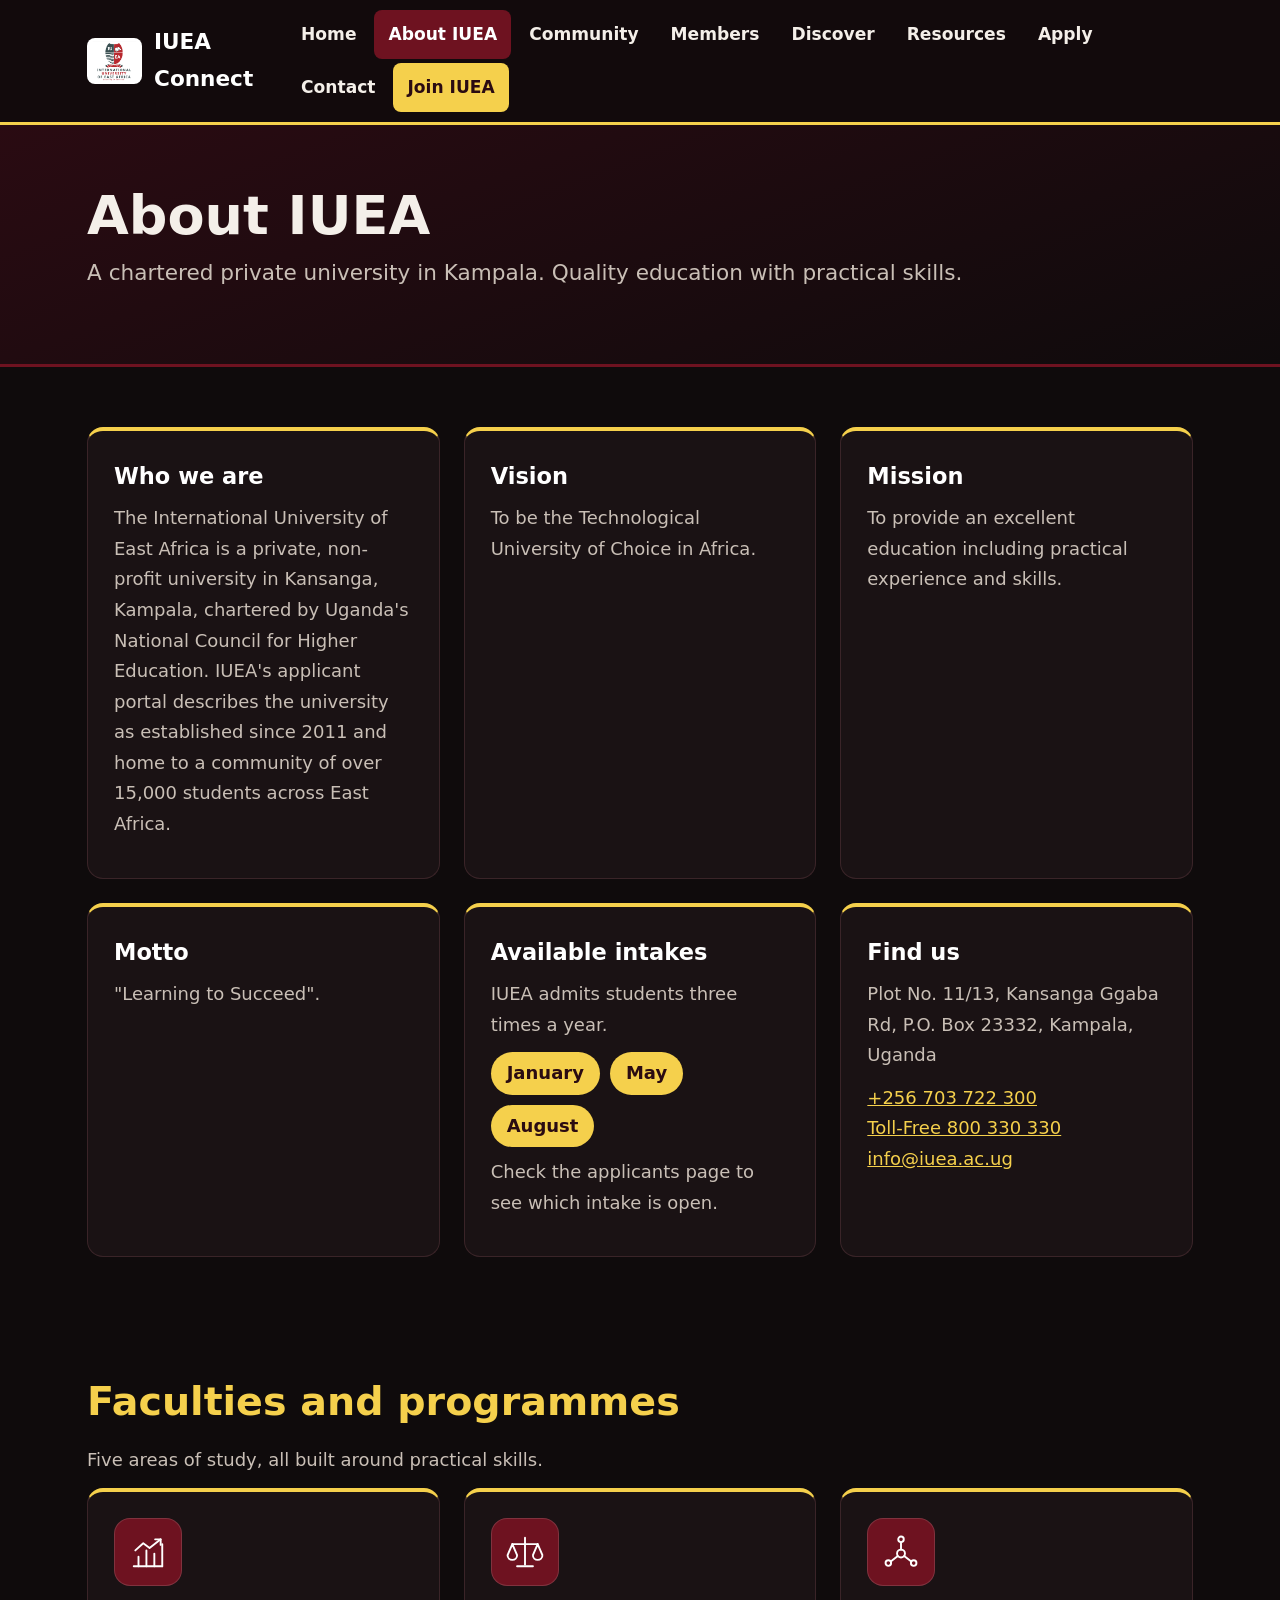
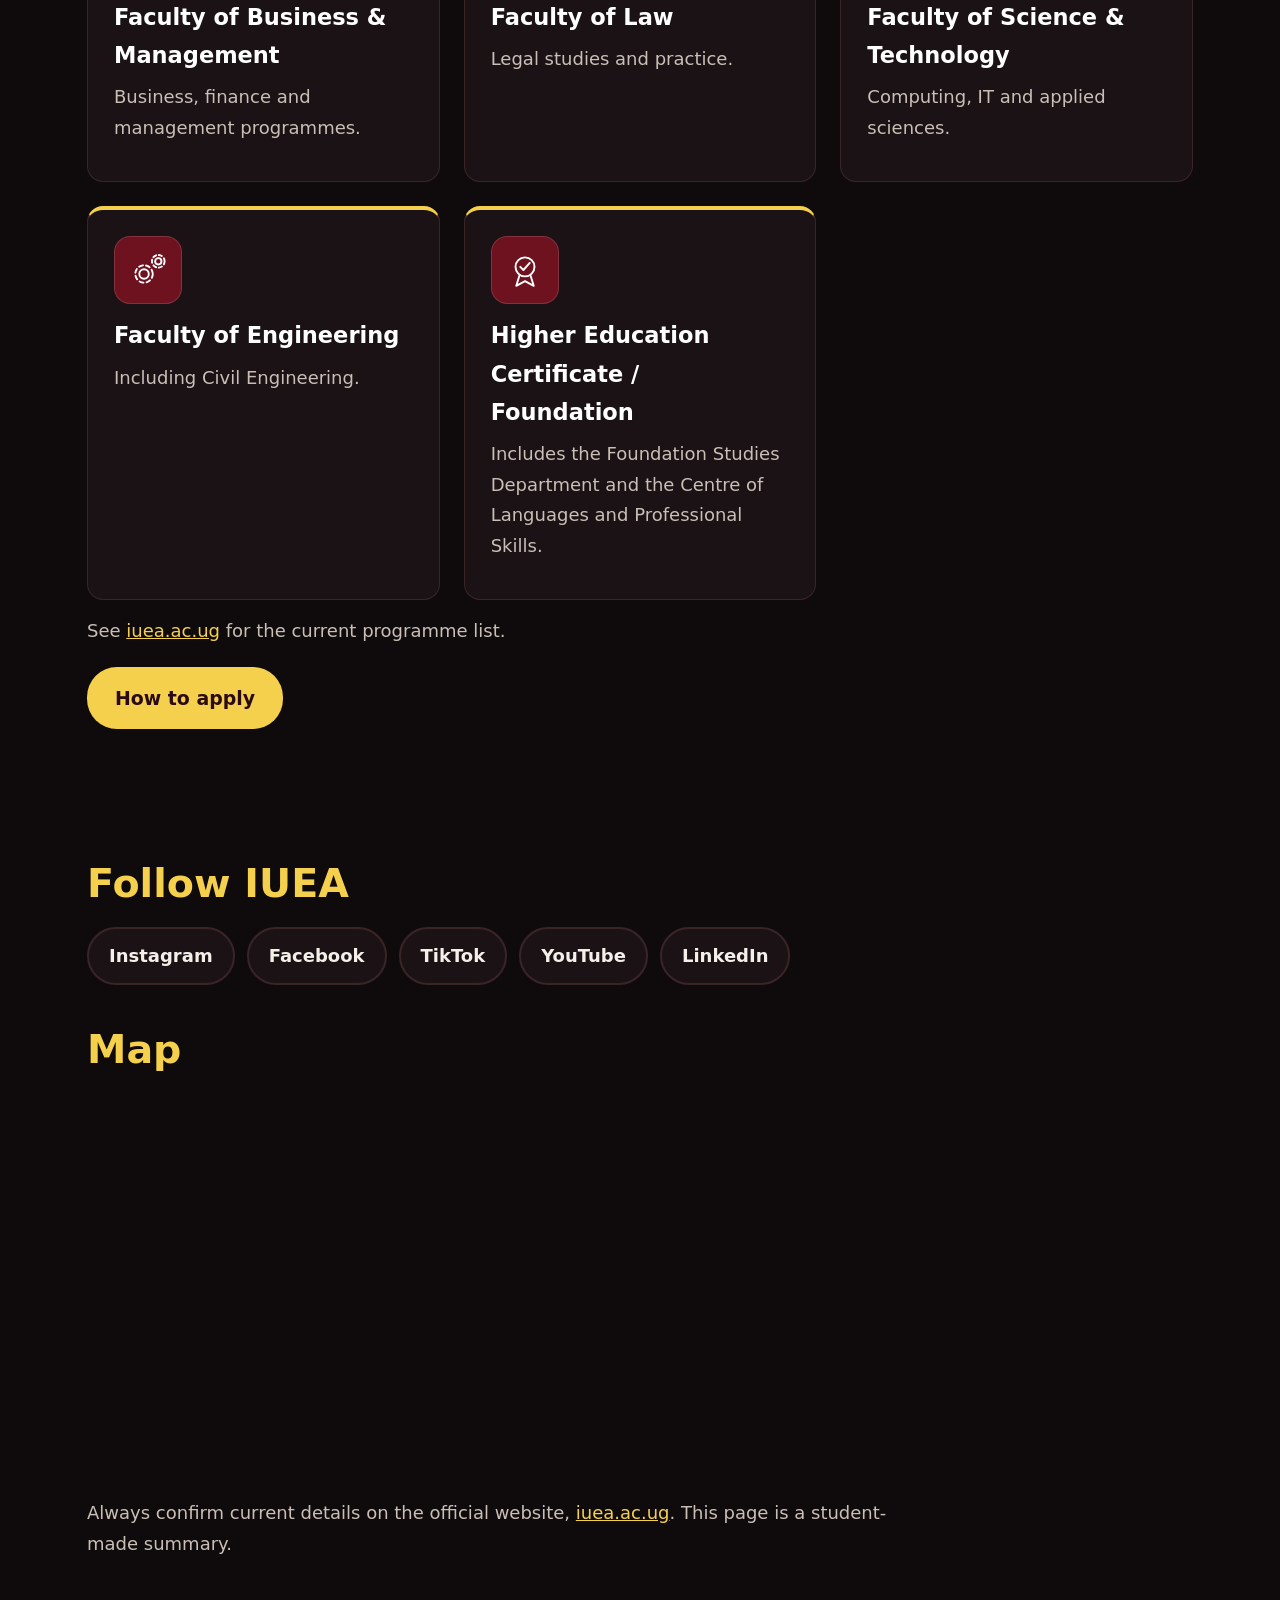
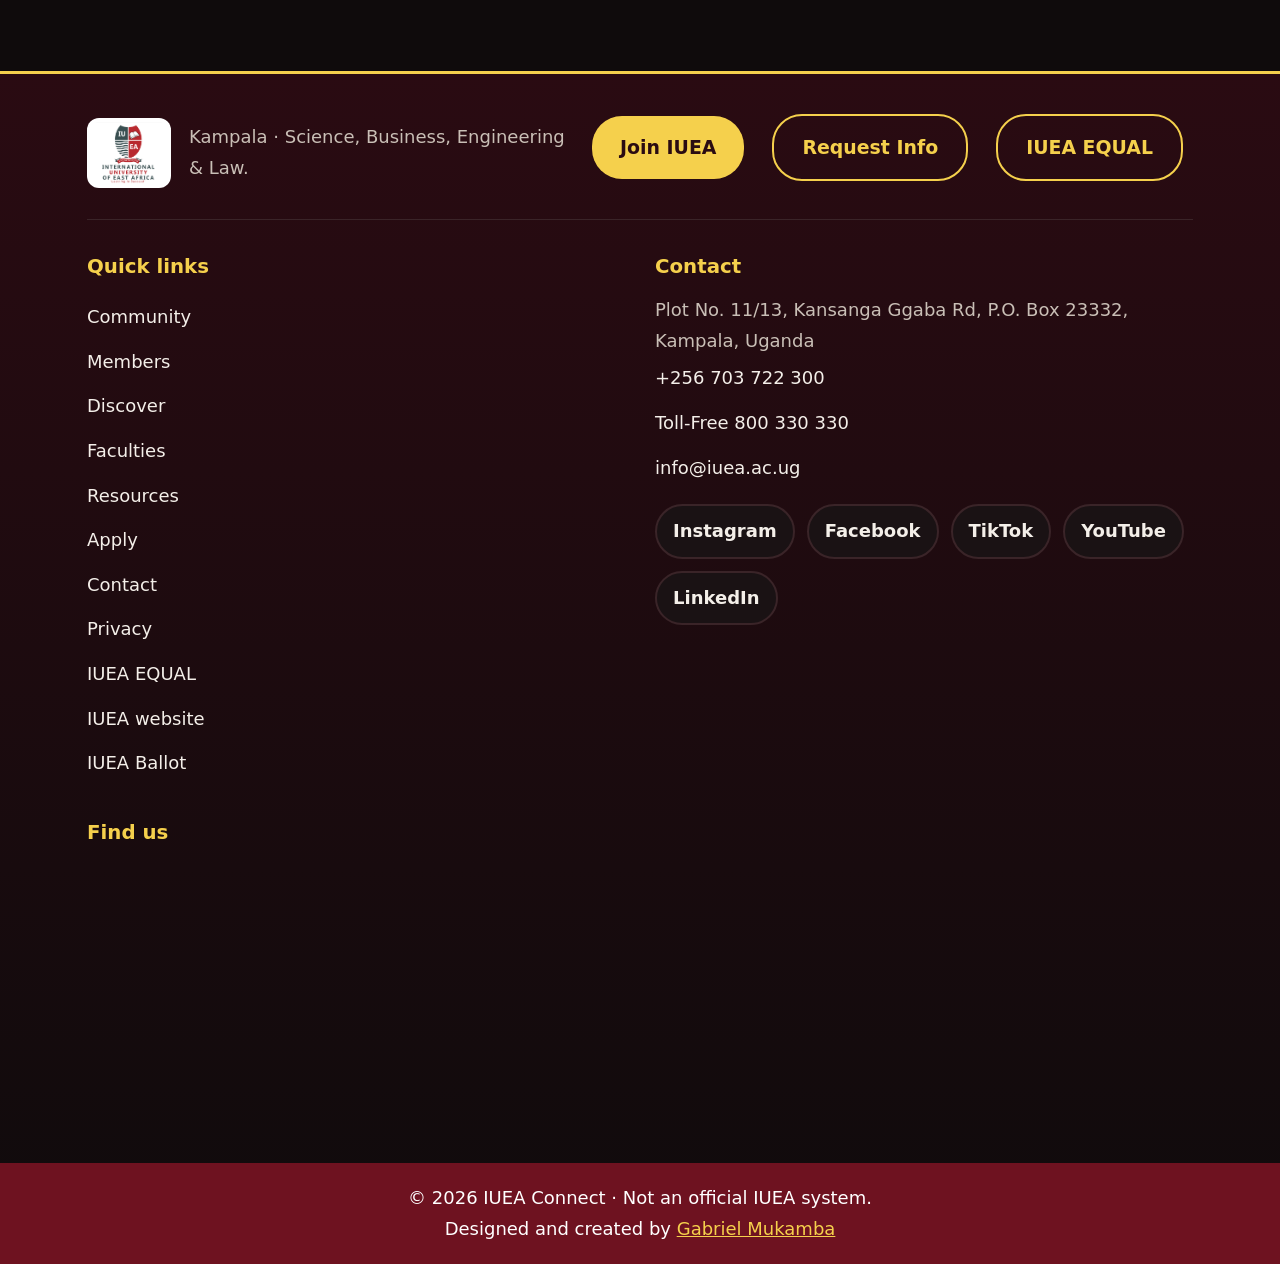
<file: about.html>
<!DOCTYPE html><html lang="en"><head><meta charset="UTF-8"><meta name="viewport" content="width=device-width,initial-scale=1">
<title>About IUEA: Vision, Mission, Faculties and Intakes | IUEA Connect</title>
<meta name="description" content="About the International University of East Africa (IUEA): vision, mission, motto, faculties of Business, Law, Science and Technology and Engineering, intakes and contacts in Kansanga, Kampala.">
<link rel="canonical" href="https://gabrielmukamba.github.io/iuea-connect/about.html"><link rel="icon" href="images/iuea-logo.png"><meta name="theme-color" content="#6e1220">
<meta property="og:type" content="website"><meta property="og:site_name" content="IUEA Connect"><meta property="og:title" content="About IUEA: Vision, Mission, Faculties and Intakes | IUEA Connect">
<meta property="og:description" content="Everything about the International University of East Africa in one page."><meta property="og:url" content="https://gabrielmukamba.github.io/iuea-connect/about.html">
<meta property="og:image" content="https://gabrielmukamba.github.io/iuea-connect/images/iuea-logo.png"><meta property="og:image:alt" content="IUEA logo"><meta name="twitter:card" content="summary">
<link rel="stylesheet" href="style.css"><link rel="stylesheet" href="more.css"></head><body>
<section class="page-hero"><div class="wrap"><h1>About IUEA</h1><p class="lead">A chartered private university in Kampala. Quality education with practical skills.</p></div></section>

<section><div class="wrap"><div class="grid">
<div class="card top"><h3>Who we are</h3><p>The International University of East Africa is a private, non-profit university in Kansanga, Kampala, chartered by Uganda's National Council for Higher Education. IUEA's applicant portal describes the university as established since 2011 and home to a community of over 15,000 students across East Africa.</p></div>
<div class="card top"><h3>Vision</h3><p>To be the Technological University of Choice in Africa.</p></div>
<div class="card top"><h3>Mission</h3><p>To provide an excellent education including practical experience and skills.</p></div>
<div class="card top"><h3>Motto</h3><p>"Learning to Succeed".</p></div>
<div class="card top"><h3>Available intakes</h3><p>IUEA admits students three times a year.</p><div class="intakes"><span>January</span><span>May</span><span>August</span></div><p style="margin-top:10px">Check the applicants page to see which intake is open.</p></div>
<div class="card top"><h3>Find us</h3><p>Plot No. 11/13, Kansanga Ggaba Rd, P.O. Box 23332, Kampala, Uganda</p>
<p><a href="tel:+256703722300">+256 703 722 300</a><br><a href="tel:800330330">Toll-Free 800 330 330</a><br><a href="mailto:info@iuea.ac.ug">info@iuea.ac.ug</a></p></div></div></div></section>

<section id="faculties"><div class="wrap"><h2>Faculties and programmes</h2>
<p>Five areas of study, all built around practical skills.</p>
<div class="grid">
<div class="card top"><span class="ficon"><svg viewBox="0 0 48 48"><path d="M6 42h36"/><path d="M12 42V30M22 42V22M32 42V26M42 42V14"/><path d="M8 22l10-9 8 6 14-11"/><path d="M33 8h7v7"/></svg></span><h3>Faculty of Business &amp; Management</h3><p>Business, finance and management programmes.</p></div>
<div class="card top"><span class="ficon"><svg viewBox="0 0 48 48"><path d="M24 6v34"/><path d="M14 42h20"/><path d="M8 14h32"/><path d="M8 14L2 28M8 14l6 14M2 28a6 6 0 0 0 12 0"/><path d="M40 14l-6 14M40 14l6 14M34 28a6 6 0 0 0 12 0"/></svg></span><h3>Faculty of Law</h3><p>Legal studies and practice.</p></div>
<div class="card top"><span class="ficon"><svg viewBox="0 0 48 48"><circle cx="24" cy="26" r="5"/><circle cx="24" cy="8" r="3.5"/><circle cx="8" cy="38" r="3.5"/><circle cx="40" cy="38" r="3.5"/><path d="M24 21V12M20 29L11 36M28 29l9 7"/></svg></span><h3>Faculty of Science &amp; Technology</h3><p>Computing, IT and applied sciences.</p></div>
<div class="card top"><span class="ficon"><svg viewBox="0 0 48 48"><circle cx="19" cy="29" r="6"/><circle cx="19" cy="29" r="11" stroke-dasharray="5 4"/><circle cx="37" cy="13" r="4"/><circle cx="37" cy="13" r="8" stroke-dasharray="4 3.5"/></svg></span><h3>Faculty of Engineering</h3><p>Including Civil Engineering.</p></div>
<div class="card top"><span class="ficon"><svg viewBox="0 0 48 48"><circle cx="24" cy="20" r="12"/><path d="M18 20l4 4 8-9"/><path d="M17 31l-4 13 11-6 11 6-4-13"/></svg></span><h3>Higher Education Certificate / Foundation</h3><p>Includes the Foundation Studies Department and the Centre of Languages and Professional Skills.</p></div>
</div>
<p style="margin-top:16px">See <a href="https://iuea.ac.ug/" target="_blank" rel="noopener">iuea.ac.ug</a> for the current programme list.</p>
<a class="btn alt" href="apply.html" style="margin-top:8px">How to apply</a></div></section>

<section><div class="wrap"><h2>Follow IUEA</h2>
<div class="social-pills">
<a href="https://www.instagram.com/iuea_uganda" target="_blank" rel="noopener">Instagram</a>
<a href="https://www.facebook.com/IUEAUganda" target="_blank" rel="noopener">Facebook</a>
<a href="https://www.tiktok.com/@iuea_uganda" target="_blank" rel="noopener">TikTok</a>
<a href="https://youtube.com/@iuea_uganda" target="_blank" rel="noopener">YouTube</a>
<a href="https://www.linkedin.com/school/international-university-of-east-africa-iuea-/" target="_blank" rel="noopener">LinkedIn</a></div>
<h2 style="margin-top:40px">Map</h2>
<iframe class="map" title="IUEA map" loading="lazy" src="https://www.google.com/maps?q=International+University+of+East+Africa+Kansanga&output=embed"></iframe>
<p style="margin-top:16px">Always confirm current details on the official website, <a href="https://iuea.ac.ug/" target="_blank" rel="noopener">iuea.ac.ug</a>. This page is a student-made summary.</p></div></section>
<script src="app.js"></script></body></html>
</file>
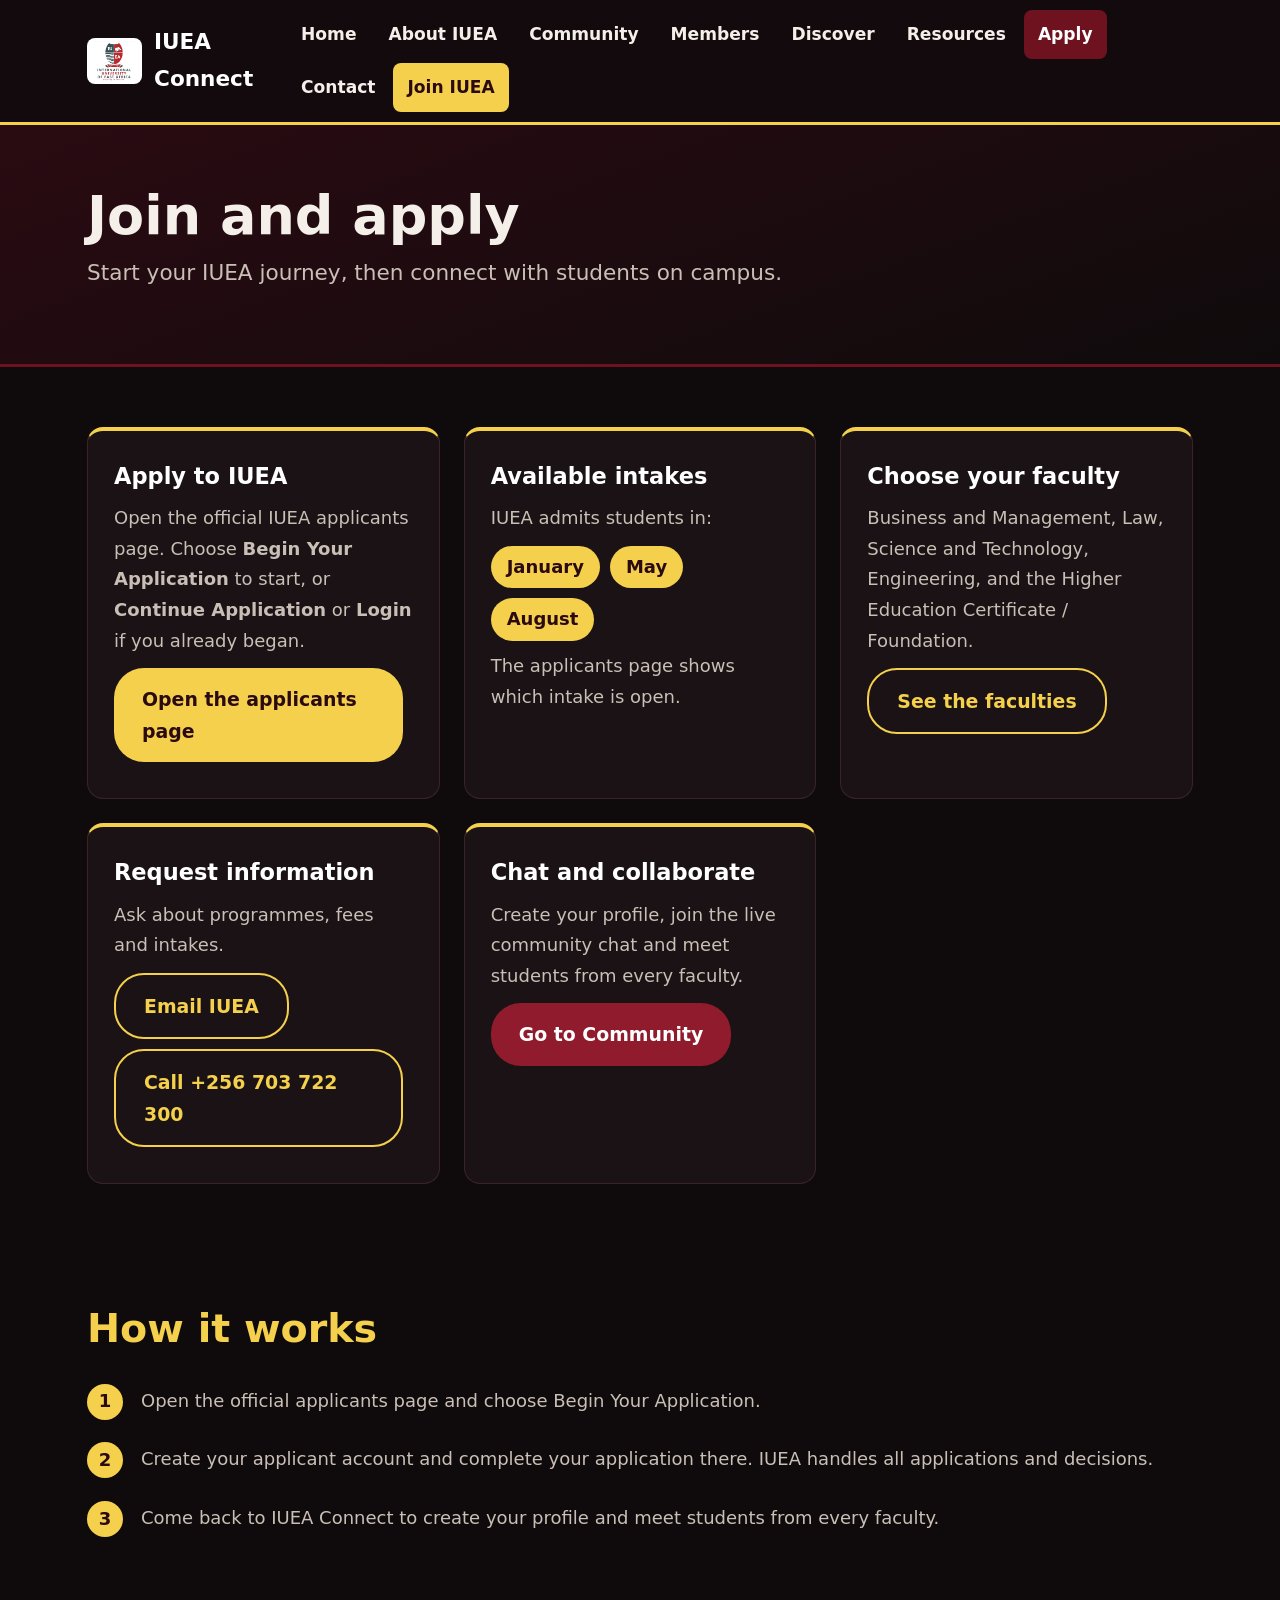
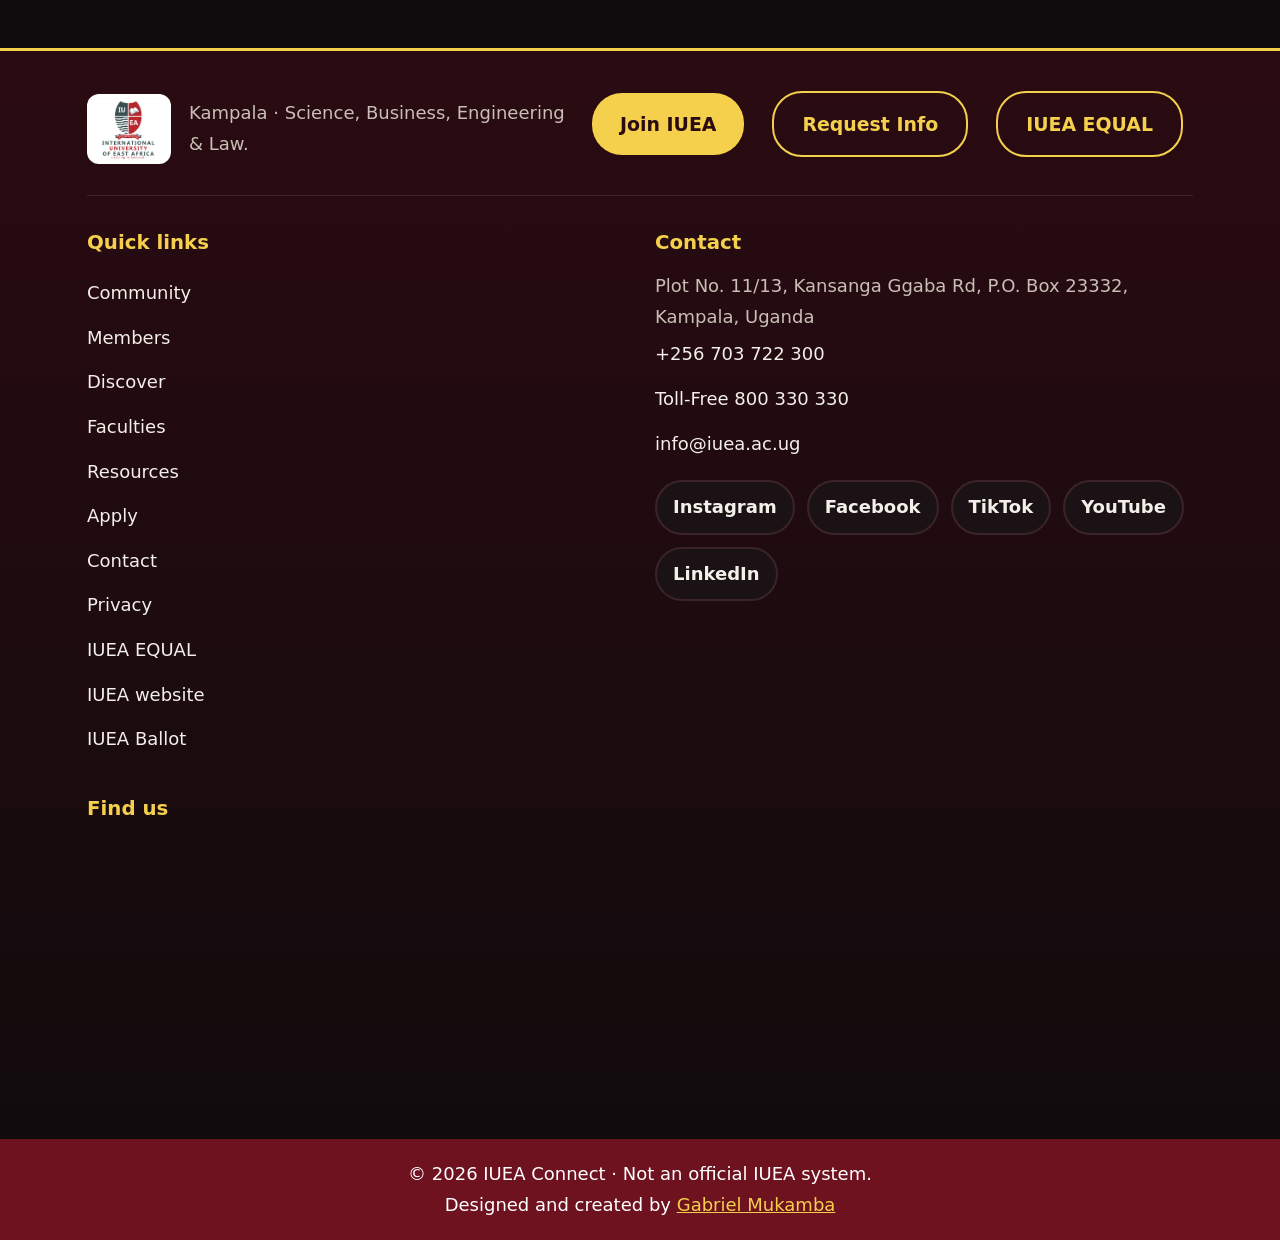
<file: apply.html>
<!DOCTYPE html><html lang="en"><head><meta charset="UTF-8"><meta name="viewport" content="width=device-width,initial-scale=1">
<title>Apply to IUEA: Join the International University of East Africa | IUEA Connect</title>
<meta name="description" content="How to apply to the International University of East Africa (IUEA): intakes in January, May and August, the official applicants page, and how to join the student community.">
<link rel="canonical" href="https://gabrielmukamba.github.io/iuea-connect/apply.html"><link rel="icon" href="images/iuea-logo.png"><meta name="theme-color" content="#6e1220">
<meta property="og:type" content="website"><meta property="og:site_name" content="IUEA Connect"><meta property="og:title" content="Apply to IUEA | IUEA Connect">
<meta property="og:description" content="Start your IUEA journey, then connect with students on campus."><meta property="og:url" content="https://gabrielmukamba.github.io/iuea-connect/apply.html">
<meta property="og:image" content="https://gabrielmukamba.github.io/iuea-connect/images/iuea-logo.png"><meta property="og:image:alt" content="IUEA logo"><meta name="twitter:card" content="summary">
<link rel="stylesheet" href="style.css"><link rel="stylesheet" href="more.css"></head><body>
<section class="page-hero"><div class="wrap"><h1>Join and apply</h1><p class="lead">Start your IUEA journey, then connect with students on campus.</p></div></section>
<section><div class="wrap"><div class="grid">
<div class="card top"><h3>Apply to IUEA</h3><p>Open the official IUEA applicants page. Choose <b>Begin Your Application</b> to start, or <b>Continue Application</b> or <b>Login</b> if you already began.</p><a class="btn alt" href="https://applicants.iuea.ac.ug/" target="_blank" rel="noopener">Open the applicants page</a></div>
<div class="card top"><h3>Available intakes</h3><p>IUEA admits students in:</p><div class="intakes"><span>January</span><span>May</span><span>August</span></div><p style="margin-top:10px">The applicants page shows which intake is open.</p></div>
<div class="card top"><h3>Choose your faculty</h3><p>Business and Management, Law, Science and Technology, Engineering, and the Higher Education Certificate / Foundation.</p><a class="btn ghost" href="about.html#faculties">See the faculties</a></div>
<div class="card top"><h3>Request information</h3><p>Ask about programmes, fees and intakes.</p><a class="btn ghost" href="mailto:info@iuea.ac.ug">Email IUEA</a><a class="btn ghost" href="tel:+256703722300">Call +256 703 722 300</a></div>
<div class="card top"><h3>Chat and collaborate</h3><p>Create your profile, join the live community chat and meet students from every faculty.</p><a class="btn" href="community.html">Go to Community</a></div></div></div></section>
<section><div class="wrap"><h2>How it works</h2><ol class="steps">
<li>Open the official applicants page and choose Begin Your Application.</li>
<li>Create your applicant account and complete your application there. IUEA handles all applications and decisions.</li>
<li>Come back to IUEA Connect to create your profile and meet students from every faculty.</li></ol></div></section>
<script src="app.js"></script></body></html>
</file>
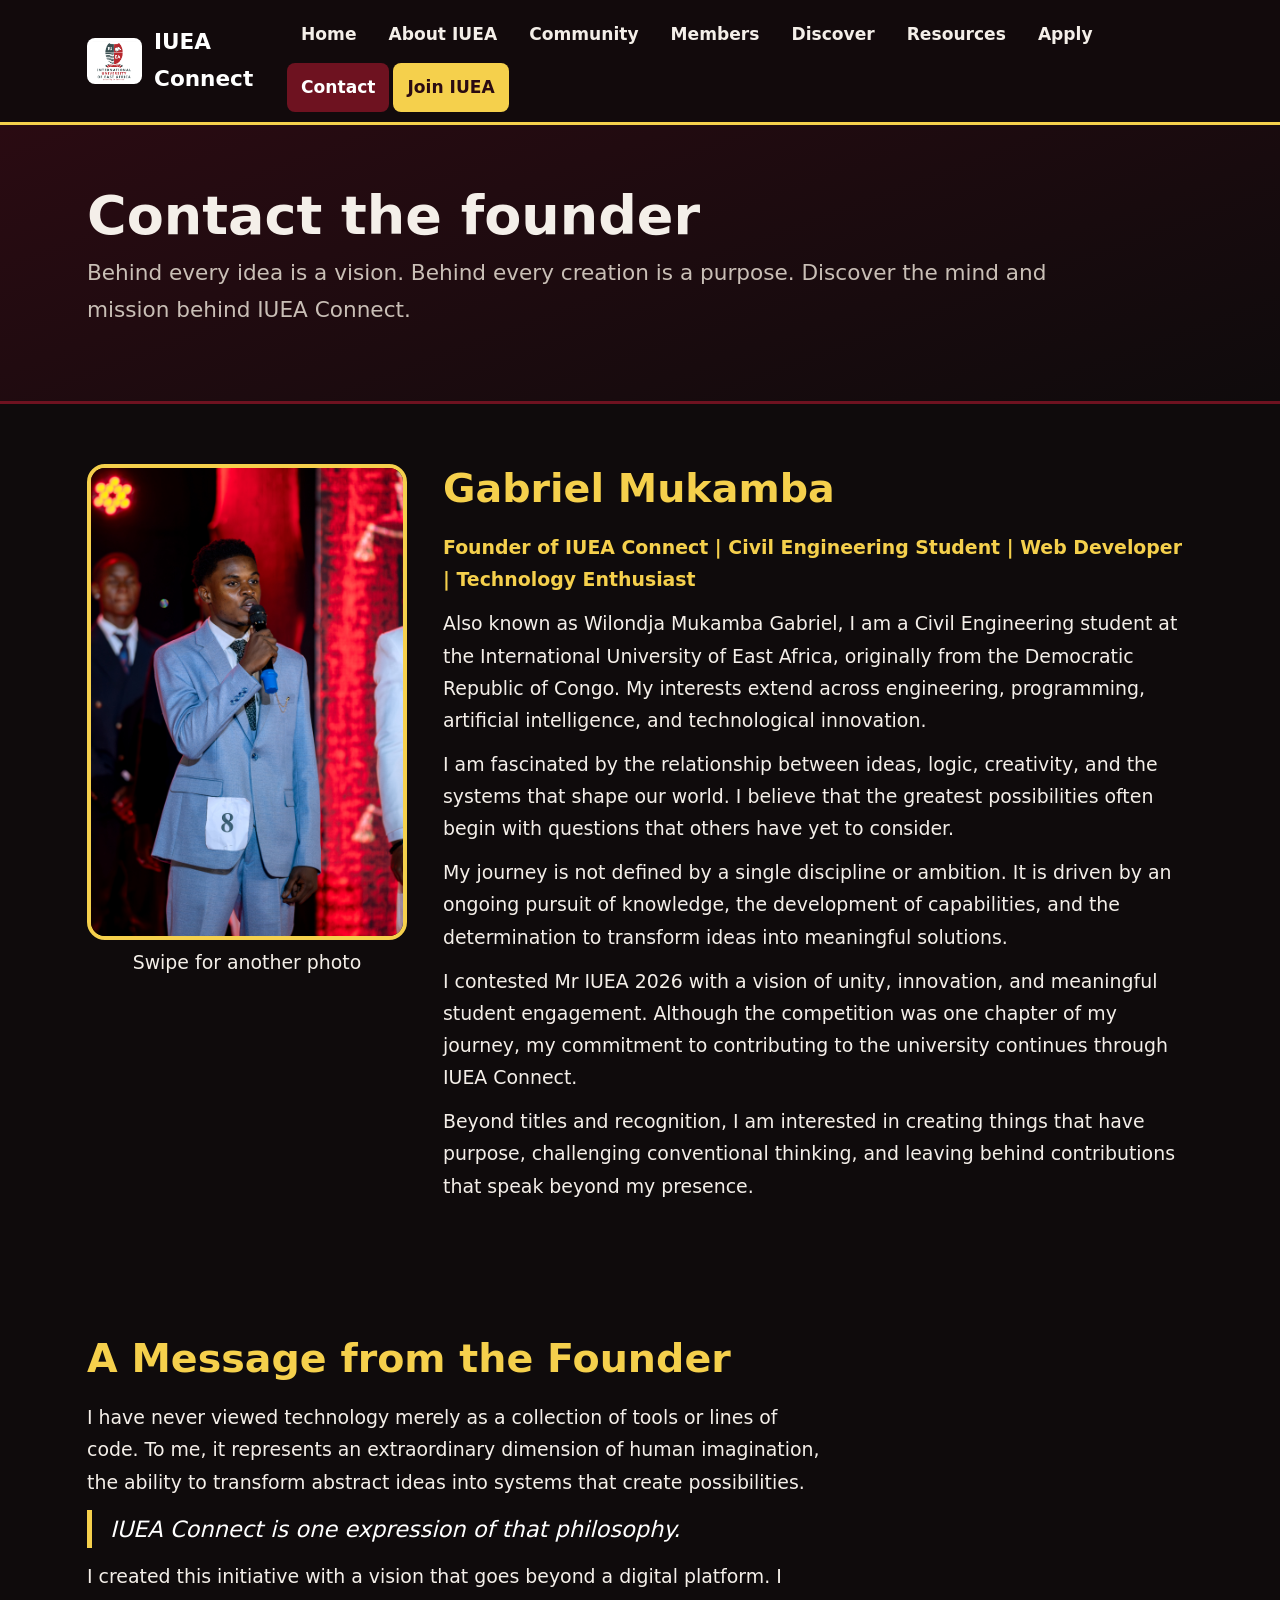
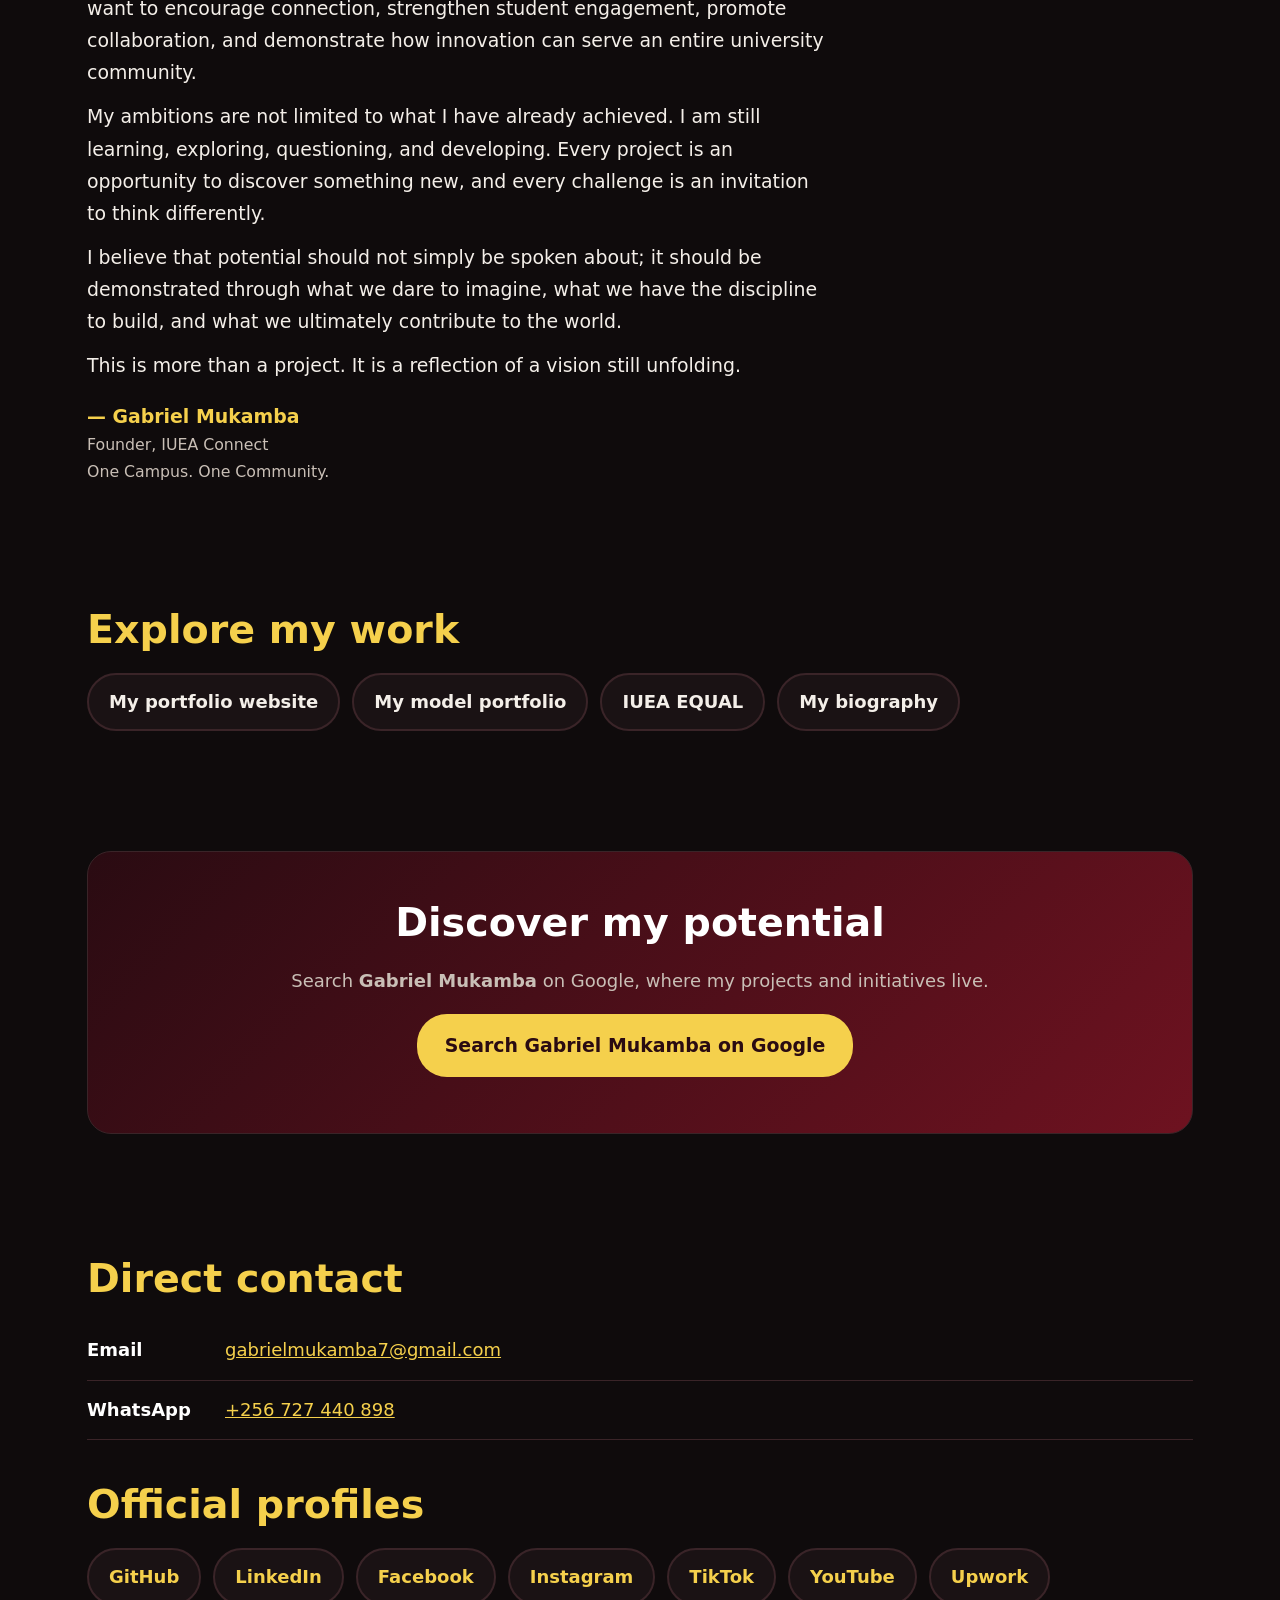
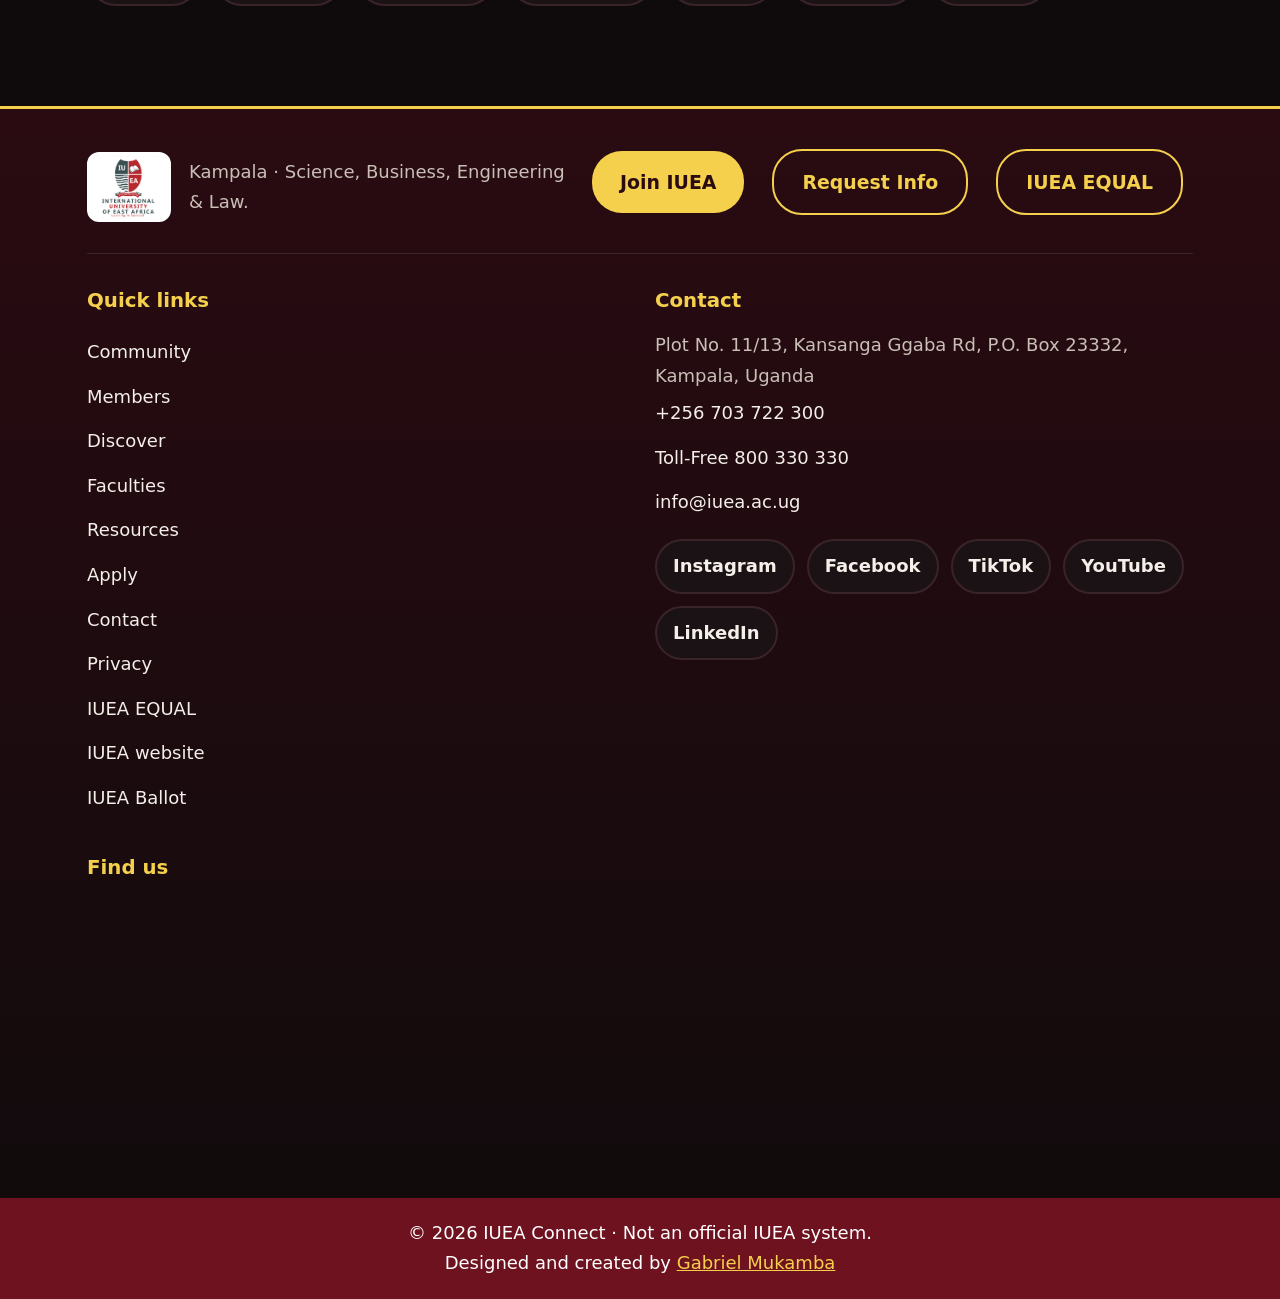
<file: contact.html>
<!DOCTYPE html><html lang="en"><head><meta charset="UTF-8"><meta name="viewport" content="width=device-width,initial-scale=1">
<title>Contact Gabriel Mukamba, Founder of IUEA Connect</title>
<meta name="description" content="Gabriel Mukamba (Wilondja Mukamba Gabriel): founder of IUEA Connect, Civil Engineering student, web developer and technology enthusiast. Contact him and find his official profiles.">
<link rel="canonical" href="https://gabrielmukamba.github.io/iuea-connect/contact.html"><link rel="icon" href="images/iuea-logo.png"><meta name="theme-color" content="#6e1220">
<meta property="og:type" content="profile"><meta property="og:site_name" content="IUEA Connect"><meta property="og:title" content="Gabriel Mukamba, Founder of IUEA Connect">
<meta property="og:description" content="Behind every idea is a vision. Behind every creation is a purpose."><meta property="og:url" content="https://gabrielmukamba.github.io/iuea-connect/contact.html">
<meta property="og:image" content="https://gabrielmukamba.github.io/iuea-connect/images/iuea-logo.png"><meta property="og:image:alt" content="IUEA logo"><meta name="twitter:card" content="summary">
<script type="application/ld+json">{"@context":"https://schema.org","@type":"Person","name":"Gabriel Mukamba","alternateName":"Wilondja Mukamba Gabriel","jobTitle":"Founder of IUEA Connect and IUEA EQUAL","image":"https://gabrielmukamba.github.io/iuea-connect/images/gabriel.jpg","affiliation":{"@type":"CollegeOrUniversity","name":"International University of East Africa"},"url":"https://gabrielmukamba.github.io/gabriel-website/","sameAs":["https://github.com/gabrielmukamba","https://www.linkedin.com/in/gabriel-mukamba-80368241a","https://www.instagram.com/mukambagabriel","https://www.facebook.com/profile.php?id=61573141967189","https://www.youtube.com/@Gabrielmukamba3","https://gabrielmukamba.github.io/gabriel-biography/","https://gabrielmukamba.github.io/gabriel-model-portfolio/"]}</script>
<link rel="stylesheet" href="style.css"><link rel="stylesheet" href="extra.css"><link rel="stylesheet" href="home.css"></head><body>
<section class="page-hero"><div class="wrap"><h1>Contact the founder</h1><p class="lead">Behind every idea is a vision. Behind every creation is a purpose. Discover the mind and mission behind IUEA Connect.</p></div></section>

<section class="letter"><div class="wrap"><div class="founder"><div><div class="duo" id="duo"><img src="images/gabriel.jpg" alt="Gabriel Mukamba, founder of IUEA Connect"><img src="images/gabriel2.jpg" alt="Gabriel Mukamba, civil engineering student and web developer"></div><p class="duo-hint">Swipe for another photo</p></div>
<div><h2>Gabriel Mukamba</h2>
<p style="color:var(--gold);font-weight:700">Founder of IUEA Connect | Civil Engineering Student | Web Developer | Technology Enthusiast</p>
<p>Also known as Wilondja Mukamba Gabriel, I am a Civil Engineering student at the International University of East Africa, originally from the Democratic Republic of Congo. My interests extend across engineering, programming, artificial intelligence, and technological innovation.</p>
<p>I am fascinated by the relationship between ideas, logic, creativity, and the systems that shape our world. I believe that the greatest possibilities often begin with questions that others have yet to consider.</p>
<p>My journey is not defined by a single discipline or ambition. It is driven by an ongoing pursuit of knowledge, the development of capabilities, and the determination to transform ideas into meaningful solutions.</p>
<p>I contested Mr IUEA 2026 with a vision of unity, innovation, and meaningful student engagement. Although the competition was one chapter of my journey, my commitment to contributing to the university continues through IUEA Connect.</p>
<p>Beyond titles and recognition, I am interested in creating things that have purpose, challenging conventional thinking, and leaving behind contributions that speak beyond my presence.</p></div></div></div></section>

<section class="letter"><div class="wrap"><h2>A Message from the Founder</h2>
<p>I have never viewed technology merely as a collection of tools or lines of code. To me, it represents an extraordinary dimension of human imagination, the ability to transform abstract ideas into systems that create possibilities.</p>
<p class="big">IUEA Connect is one expression of that philosophy.</p>
<p>I created this initiative with a vision that goes beyond a digital platform. I want to encourage connection, strengthen student engagement, promote collaboration, and demonstrate how innovation can serve an entire university community.</p>
<p>My ambitions are not limited to what I have already achieved. I am still learning, exploring, questioning, and developing. Every project is an opportunity to discover something new, and every challenge is an invitation to think differently.</p>
<p>I believe that potential should not simply be spoken about; it should be demonstrated through what we dare to imagine, what we have the discipline to build, and what we ultimately contribute to the world.</p>
<p>This is more than a project. It is a reflection of a vision still unfolding.</p>
<p class="sign">— Gabriel Mukamba<small>Founder, IUEA Connect</small><small>One Campus. One Community.</small></p></div></section>

<section><div class="wrap"><h2>Explore my work</h2><div class="social-pills">
<a href="https://gabrielmukamba.github.io/gabriel-website/" target="_blank" rel="noopener">My portfolio website</a>
<a href="https://gabrielmukamba.github.io/gabriel-model-portfolio/" target="_blank" rel="noopener">My model portfolio</a>
<a href="https://gabrielmukamba.github.io/iuea-equal/" target="_blank" rel="noopener">IUEA EQUAL</a>
<a href="https://gabrielmukamba.github.io/gabriel-biography/" target="_blank" rel="noopener">My biography</a></div></div></section>

<section><div class="wrap"><div class="cta"><h2>Discover my potential</h2><p>Search <b>Gabriel Mukamba</b> on Google, where my projects and initiatives live.</p>
<a class="btn alt" href="https://www.google.com/search?q=Gabriel+Mukamba" target="_blank" rel="noopener">Search Gabriel Mukamba on Google</a></div></div></section>

<section><div class="wrap"><h2>Direct contact</h2><div class="contact-methods">
<div class="row"><span class="label">Email</span><span class="value"><a href="mailto:gabrielmukamba7@gmail.com">gabrielmukamba7@gmail.com</a></span></div>
<div class="row"><span class="label">WhatsApp</span><span class="value"><a href="https://wa.me/256727440898" target="_blank" rel="noopener">+256 727 440 898</a></span></div></div>
<h2 style="margin-top:40px">Official profiles</h2><div class="social-container">
<a href="https://github.com/gabrielmukamba" target="_blank" rel="noopener">GitHub</a>
<a href="https://www.linkedin.com/in/gabriel-mukamba-80368241a" target="_blank" rel="noopener">LinkedIn</a>
<a href="https://www.facebook.com/profile.php?id=61573141967189" target="_blank" rel="noopener">Facebook</a>
<a href="https://www.instagram.com/mukambagabriel" target="_blank" rel="noopener">Instagram</a>
<a href="https://www.tiktok.com/@gabrielmukamba3" target="_blank" rel="noopener">TikTok</a>
<a href="https://www.youtube.com/@Gabrielmukamba3" target="_blank" rel="noopener">YouTube</a>
<a href="https://www.upwork.com/freelancers/~0152dc1335b1a22940" target="_blank" rel="noopener">Upwork</a></div></div></section>
<script src="app.js"></script>
<script>const d=document.getElementById("duo");if(d&&d.children.length>1){setInterval(()=>{const w=d.clientWidth;d.scrollTo({left:d.scrollLeft+w>=d.scrollWidth-5?0:d.scrollLeft+w,behavior:"smooth"})},4000)}</script>
</body></html>
</file>
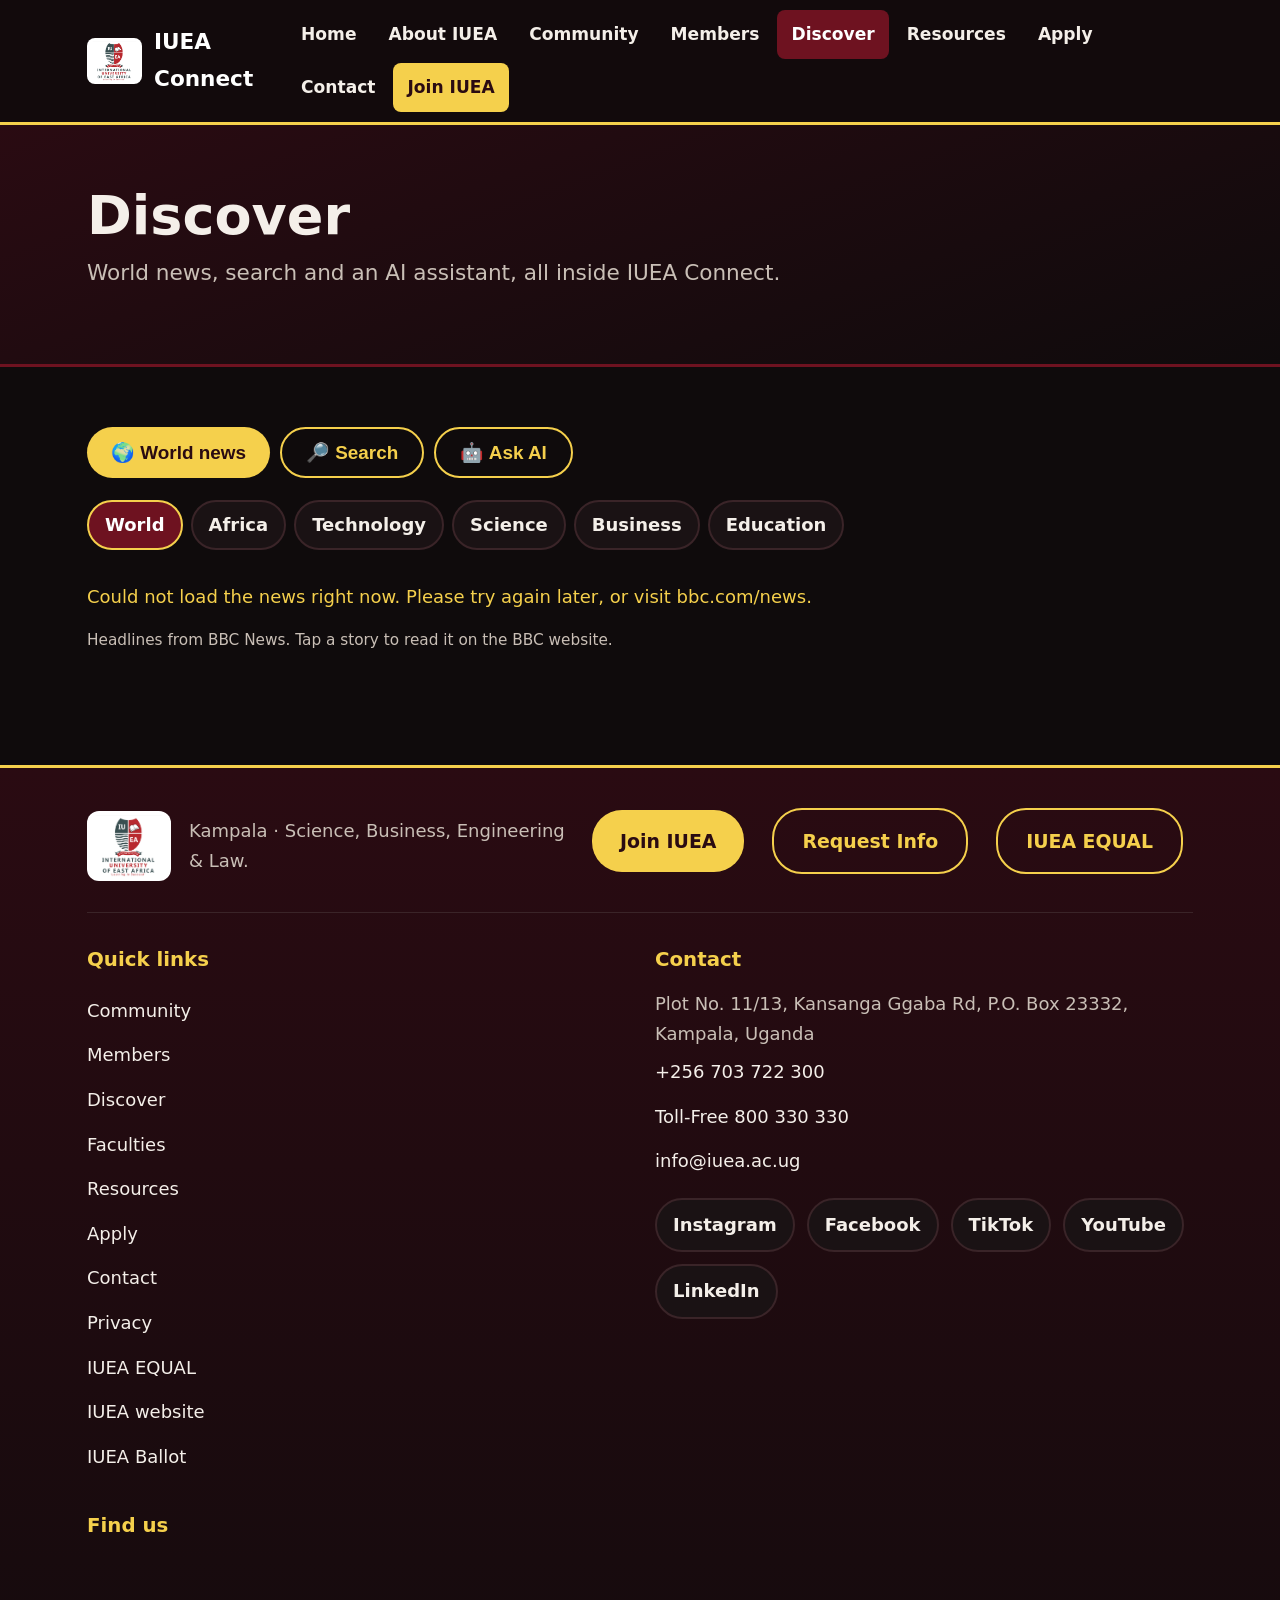
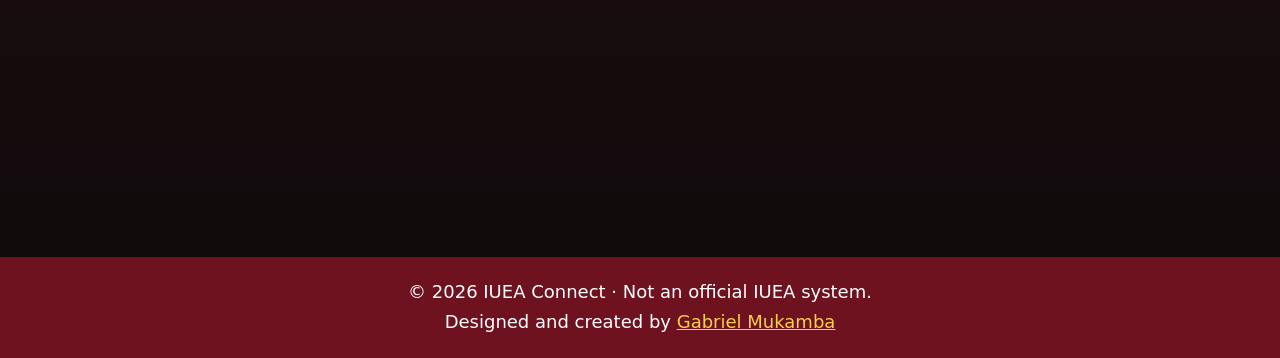
<file: discover.html>
<!DOCTYPE html><html lang="en"><head><meta charset="UTF-8"><meta name="viewport" content="width=device-width,initial-scale=1">
<title>Discover: World News, Search and AI Assistant for IUEA Students | IUEA Connect</title>
<meta name="description" content="Read world and Africa news, search trusted websites and ask an AI assistant, all inside IUEA Connect, the student platform for the International University of East Africa.">
<link rel="canonical" href="https://gabrielmukamba.github.io/iuea-connect/discover.html"><link rel="icon" href="images/iuea-logo.png"><meta name="theme-color" content="#6e1220">
<meta property="og:type" content="website"><meta property="og:site_name" content="IUEA Connect"><meta property="og:title" content="Discover: World News, Search and AI Assistant | IUEA Connect">
<meta property="og:description" content="World news, trusted-site search and an AI assistant for IUEA students."><meta property="og:url" content="https://gabrielmukamba.github.io/iuea-connect/discover.html">
<meta property="og:image" content="https://gabrielmukamba.github.io/iuea-connect/images/iuea-logo.png"><meta property="og:image:alt" content="IUEA logo"><meta name="twitter:card" content="summary">
<link rel="stylesheet" href="style.css"><link rel="stylesheet" href="discover.css"></head><body>
<section class="page-hero"><div class="wrap"><h1>Discover</h1><p class="lead">World news, search and an AI assistant, all inside IUEA Connect.</p></div></section>
<section><div class="wrap">
<div class="dtabs"><button class="btn alt" type="button" data-p="news">🌍 World news</button><button class="btn ghost" type="button" data-p="search">🔎 Search</button><button class="btn ghost" type="button" data-p="ask">🤖 Ask AI</button></div>

<div id="p-news"><div class="cats" id="cats"></div><div class="grid" id="newsList"></div><p class="status" id="newsMsg" hidden></p>
<p class="credit">Headlines from BBC News. Tap a story to read it on the BBC website.</p></div>

<div id="p-search" hidden><p>Search trusted websites without leaving IUEA Connect, including IUEA, Wikipedia, news and learning sites.</p>
<div class="cse-wrap"><div class="gcse-search" data-linkTarget="_blank"></div></div><p class="status" id="searchMsg" hidden></p></div>

<div id="p-ask" hidden><p>Ask about your studies, careers, technology or world events.</p>
<div class="ai"><div class="aibox" id="aiBox"><div class="amsg bot">Hi! I'm the IUEA Connect assistant. What would you like to know?</div></div>
<form class="aiform" id="aiForm"><input id="aiText" placeholder="Ask anything..." maxlength="500" required autocomplete="off"><button class="btn alt" type="submit">Ask</button></form></div>
<div class="chips" id="aiChips"><button type="button">What can I do after Civil Engineering?</button><button type="button">Explain Python for beginners</button><button type="button">What is happening in Africa today?</button><button type="button">Tips for passing exams</button></div>
<p class="credit">AI answers can contain mistakes, so check important facts with official sources. Questions are sent to Google's Gemini service. Do not share personal information.</p></div>
</div></section>
<script src="app.js"></script><script src="discover.js"></script></body></html>
</file>
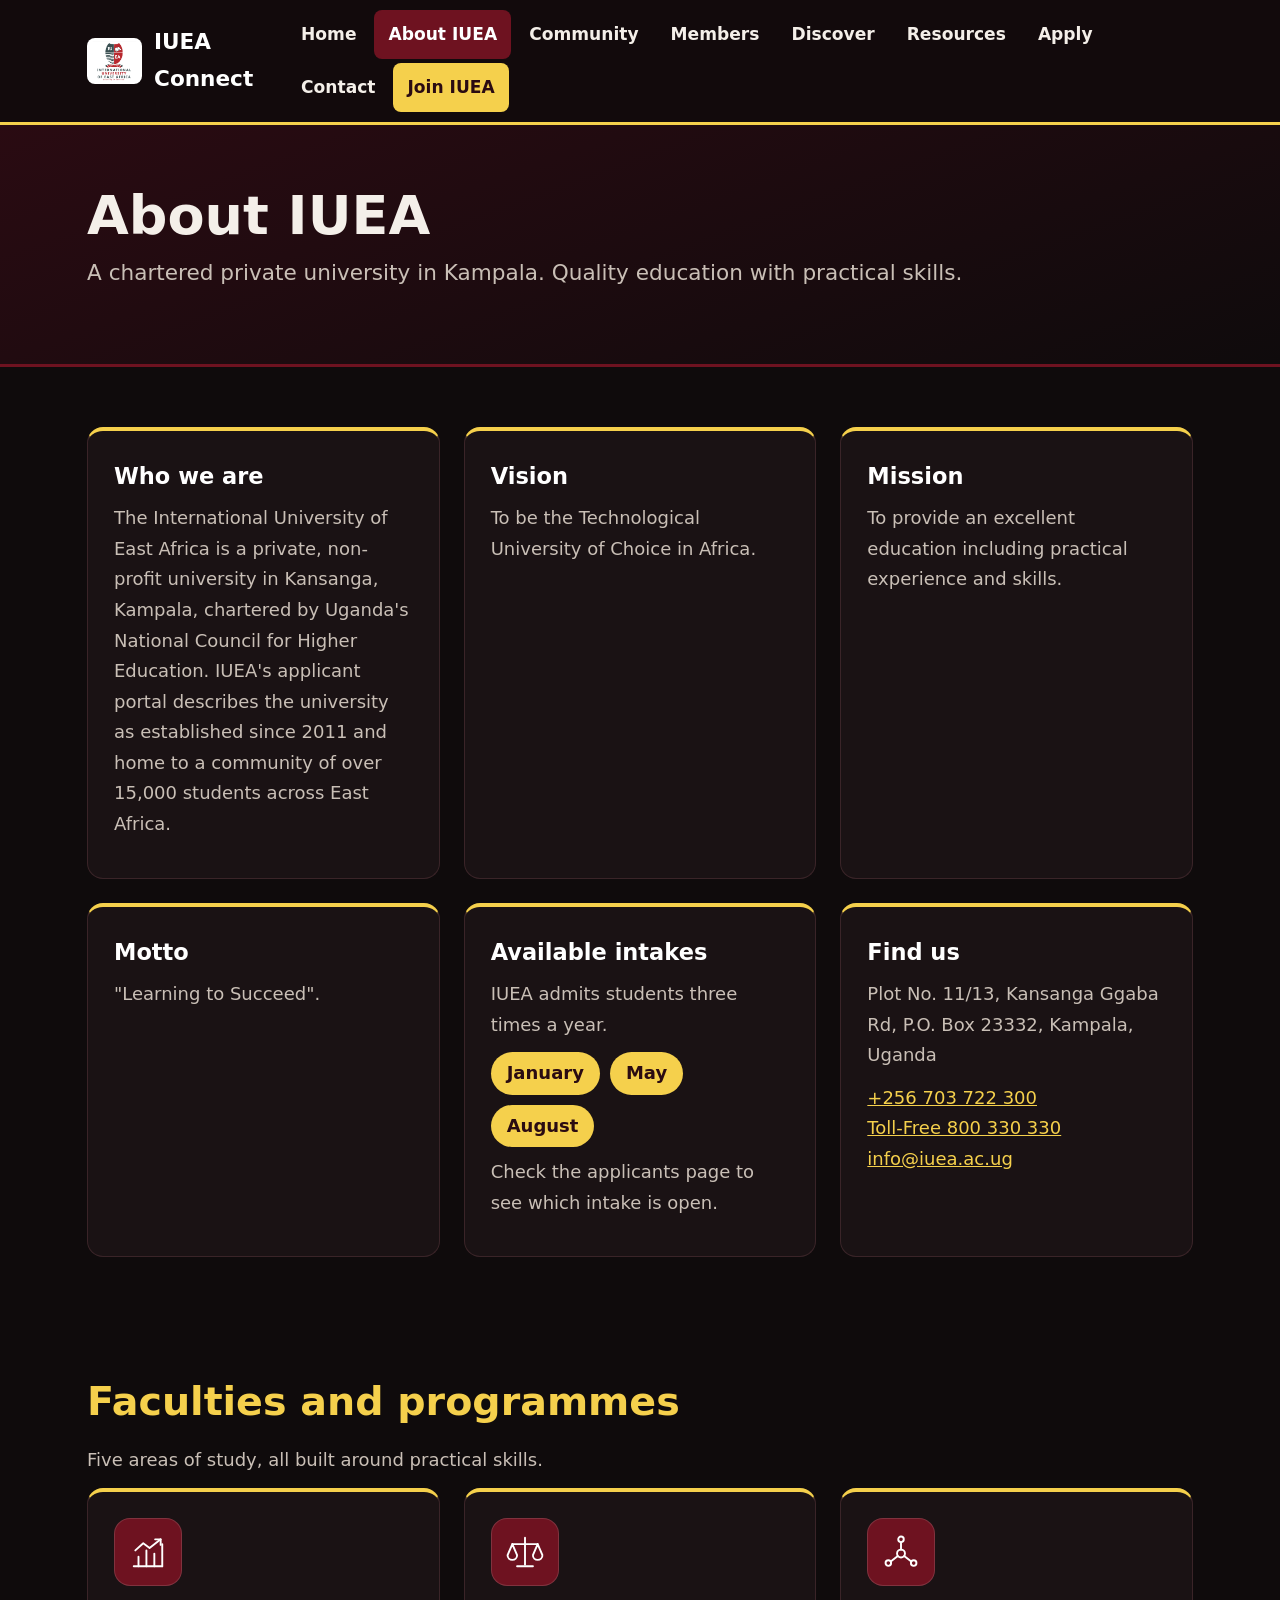
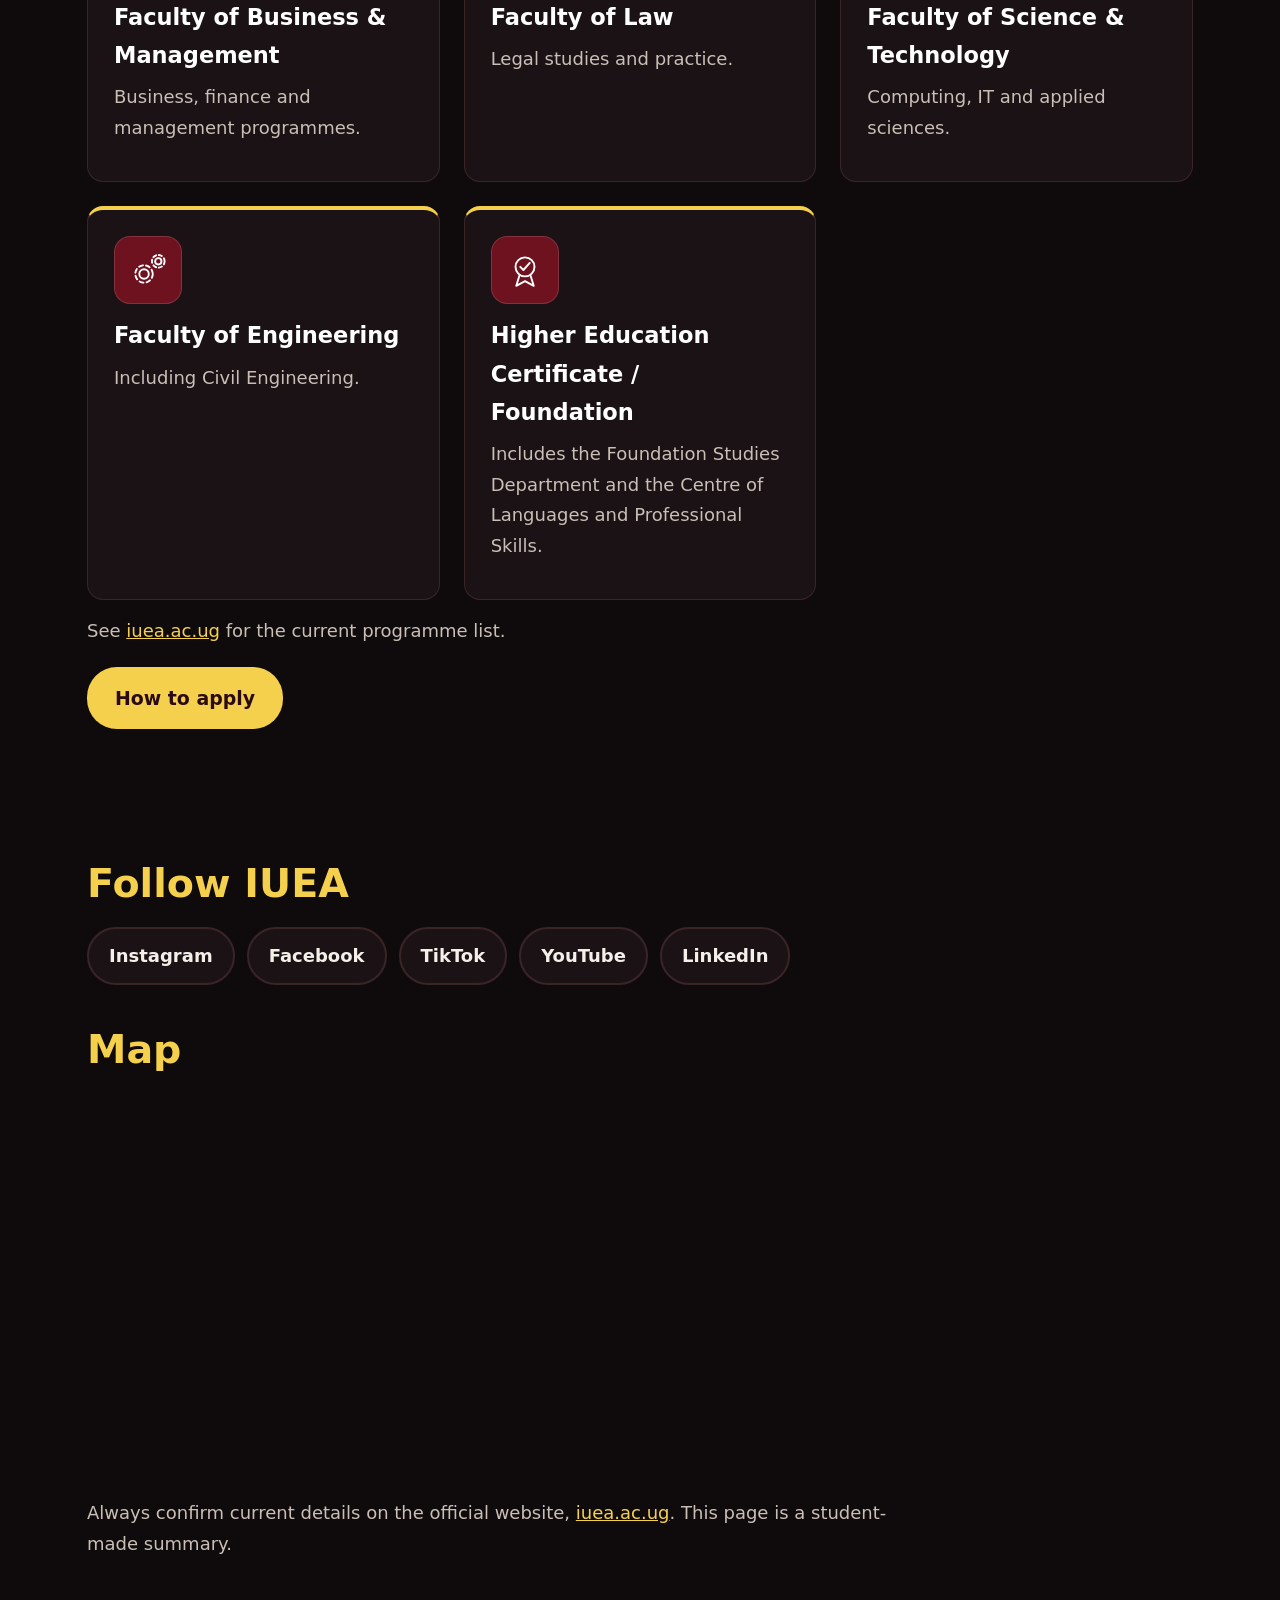
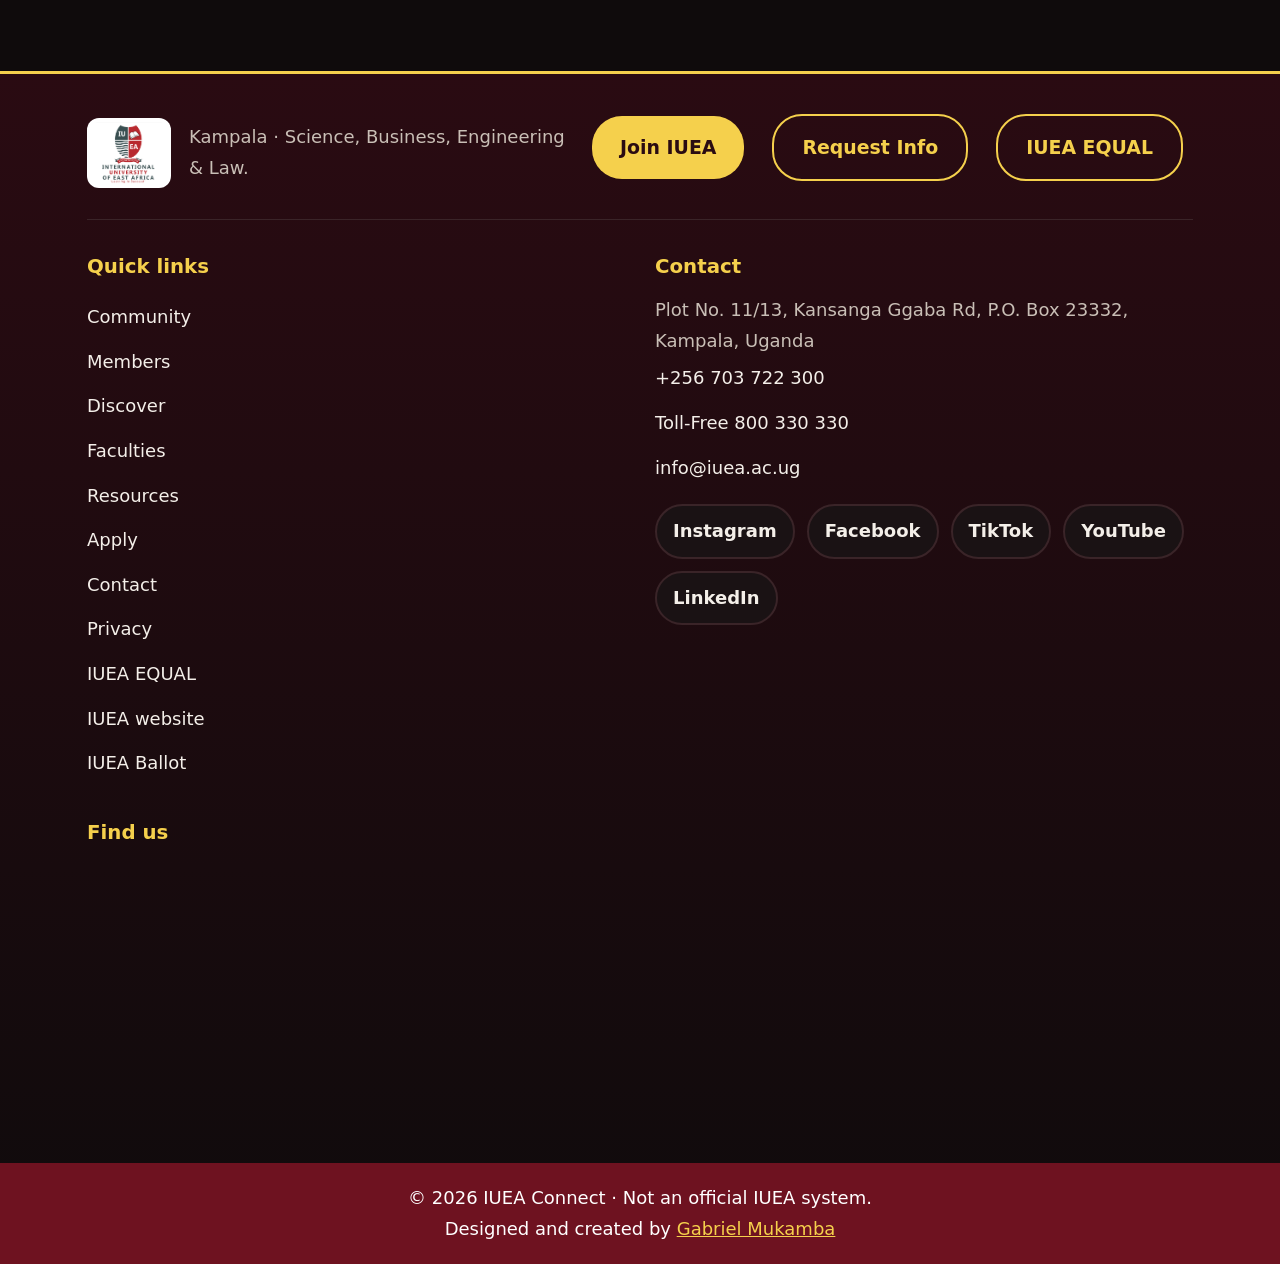
<file: faculties.html>
<!DOCTYPE html><html lang="en"><head><meta charset="UTF-8"><meta name="viewport" content="width=device-width,initial-scale=1">
<title>IUEA Faculties | IUEA Connect</title>
<link rel="canonical" href="https://gabrielmukamba.github.io/iuea-connect/about.html#faculties"><meta http-equiv="refresh" content="0; url=about.html#faculties"><meta name="robots" content="noindex">
<link rel="stylesheet" href="style.css"></head><body>
<section><div class="wrap"><p>The faculties are now part of <a href="about.html#faculties">About IUEA</a>. Taking you there...</p></div></section>
<script>location.replace("about.html#faculties")</script></body></html>
</file>
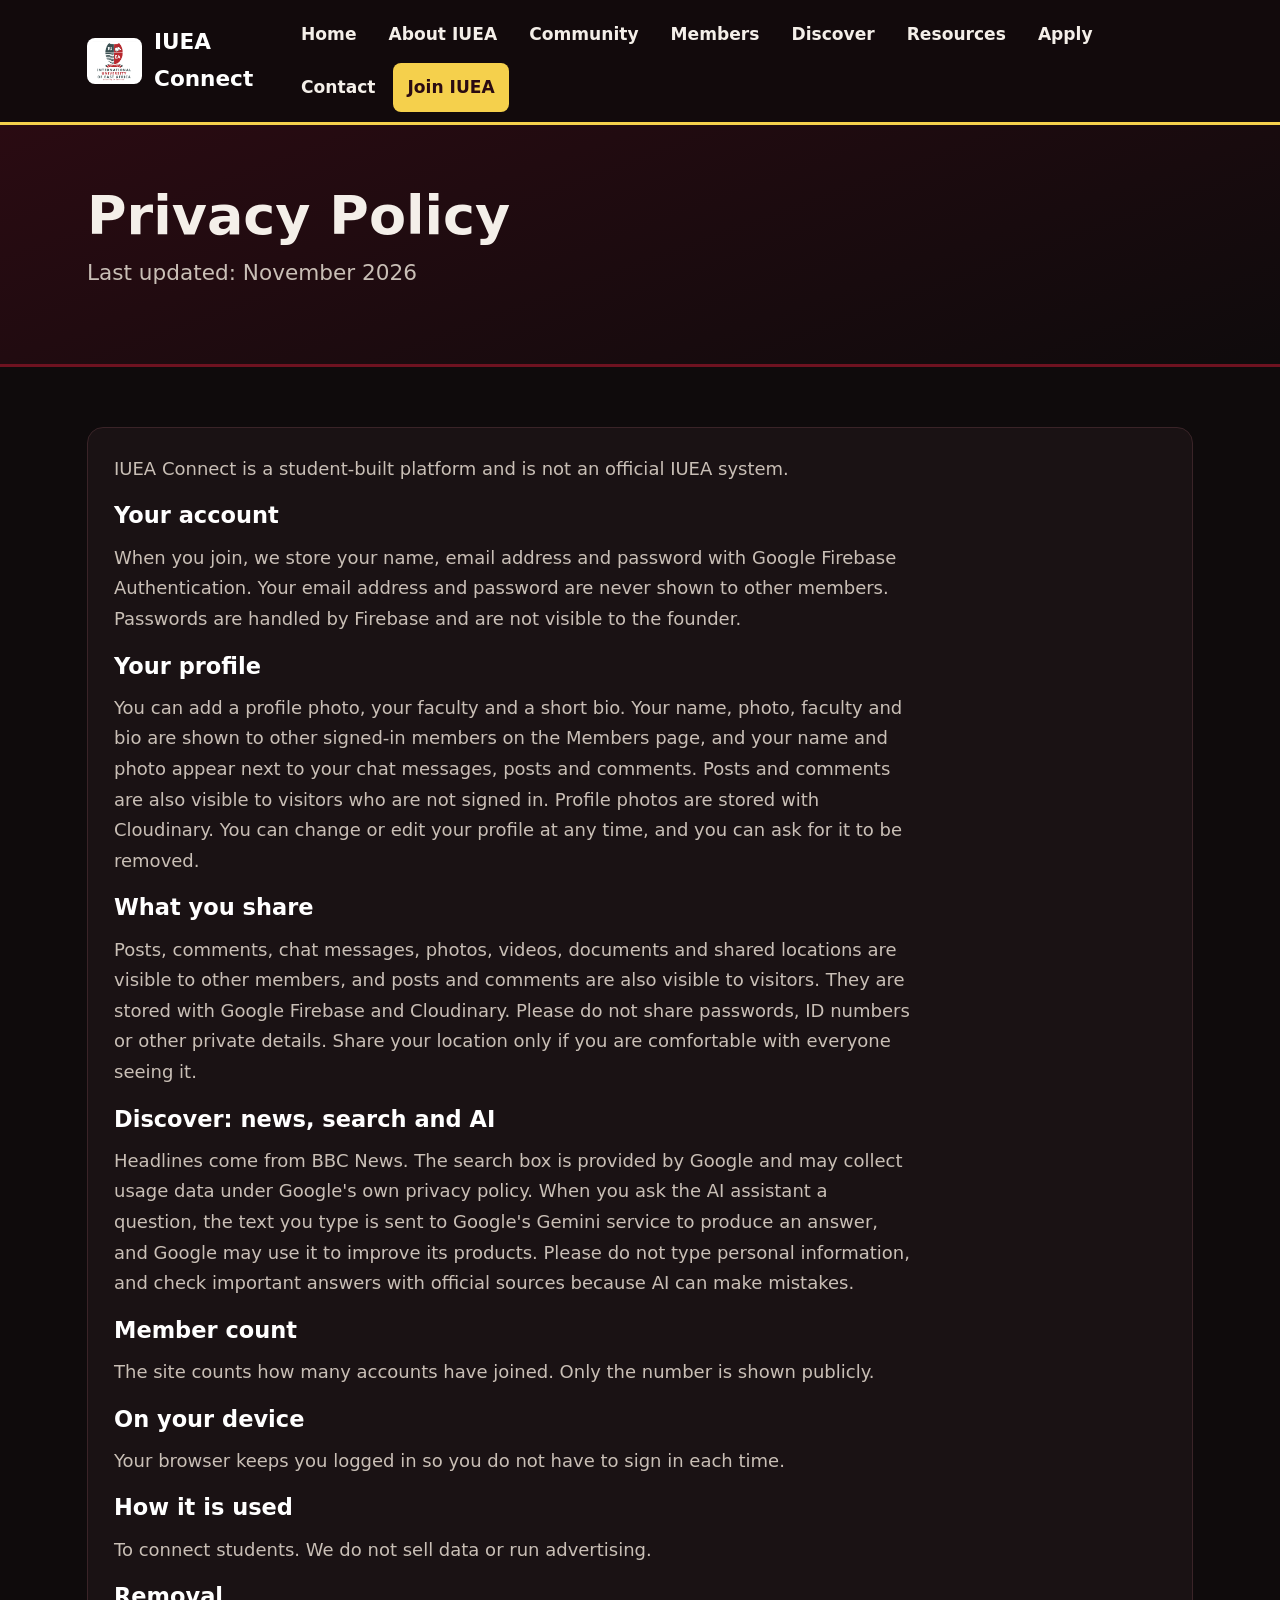
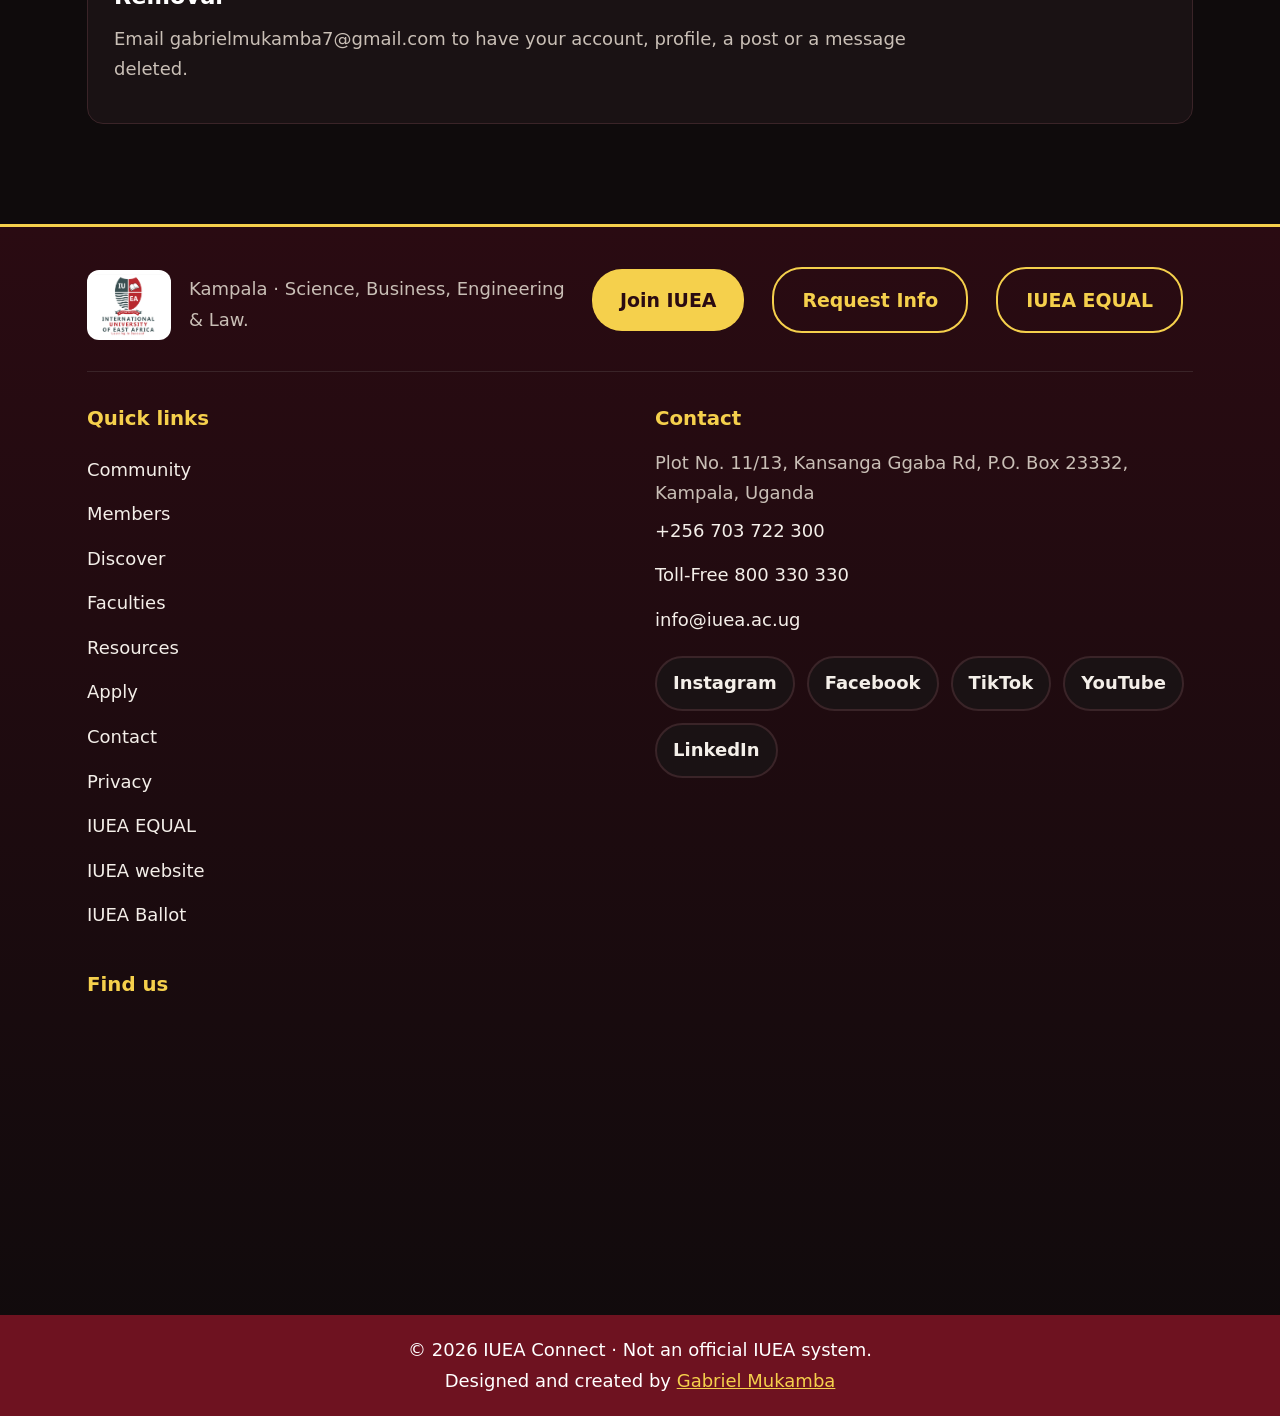
<file: privacy.html>
<!DOCTYPE html><html lang="en"><head><meta charset="UTF-8"><meta name="viewport" content="width=device-width,initial-scale=1">
<title>Privacy Policy | IUEA Connect</title><meta name="description" content="Privacy policy for IUEA Connect.">
<link rel="canonical" href="https://gabrielmukamba.github.io/iuea-connect/privacy.html"><link rel="icon" href="images/iuea-logo.png"><meta name="theme-color" content="#6e1220">
<meta property="og:type" content="website"><meta property="og:site_name" content="IUEA Connect"><meta property="og:title" content="Privacy Policy | IUEA Connect">
<meta property="og:description" content="How IUEA Connect handles what you submit."><meta property="og:url" content="https://gabrielmukamba.github.io/iuea-connect/privacy.html">
<meta property="og:image" content="https://gabrielmukamba.github.io/iuea-connect/images/iuea-logo.png"><meta property="og:image:alt" content="IUEA logo"><meta name="twitter:card" content="summary">
<link rel="stylesheet" href="style.css"></head><body>
<section class="page-hero"><div class="wrap"><h1>Privacy Policy</h1><p class="lead">Last updated: November 2026</p></div></section>
<section><div class="wrap"><div class="card"><p>IUEA Connect is a student-built platform and is not an official IUEA system.</p>
<h3>Your account</h3><p>When you join, we store your name, email address and password with Google Firebase Authentication. Your email address and password are never shown to other members. Passwords are handled by Firebase and are not visible to the founder.</p>
<h3>Your profile</h3><p>You can add a profile photo, your faculty and a short bio. Your name, photo, faculty and bio are shown to other signed-in members on the Members page, and your name and photo appear next to your chat messages, posts and comments. Posts and comments are also visible to visitors who are not signed in. Profile photos are stored with Cloudinary. You can change or edit your profile at any time, and you can ask for it to be removed.</p>
<h3>What you share</h3><p>Posts, comments, chat messages, photos, videos, documents and shared locations are visible to other members, and posts and comments are also visible to visitors. They are stored with Google Firebase and Cloudinary. Please do not share passwords, ID numbers or other private details. Share your location only if you are comfortable with everyone seeing it.</p>
<h3>Discover: news, search and AI</h3><p>Headlines come from BBC News. The search box is provided by Google and may collect usage data under Google's own privacy policy. When you ask the AI assistant a question, the text you type is sent to Google's Gemini service to produce an answer, and Google may use it to improve its products. Please do not type personal information, and check important answers with official sources because AI can make mistakes.</p>
<h3>Member count</h3><p>The site counts how many accounts have joined. Only the number is shown publicly.</p>
<h3>On your device</h3><p>Your browser keeps you logged in so you do not have to sign in each time.</p>
<h3>How it is used</h3><p>To connect students. We do not sell data or run advertising.</p>
<h3>Removal</h3><p>Email gabrielmukamba7@gmail.com to have your account, profile, a post or a message deleted.</p></div></div></section>
<script src="app.js"></script></body></html>
</file>
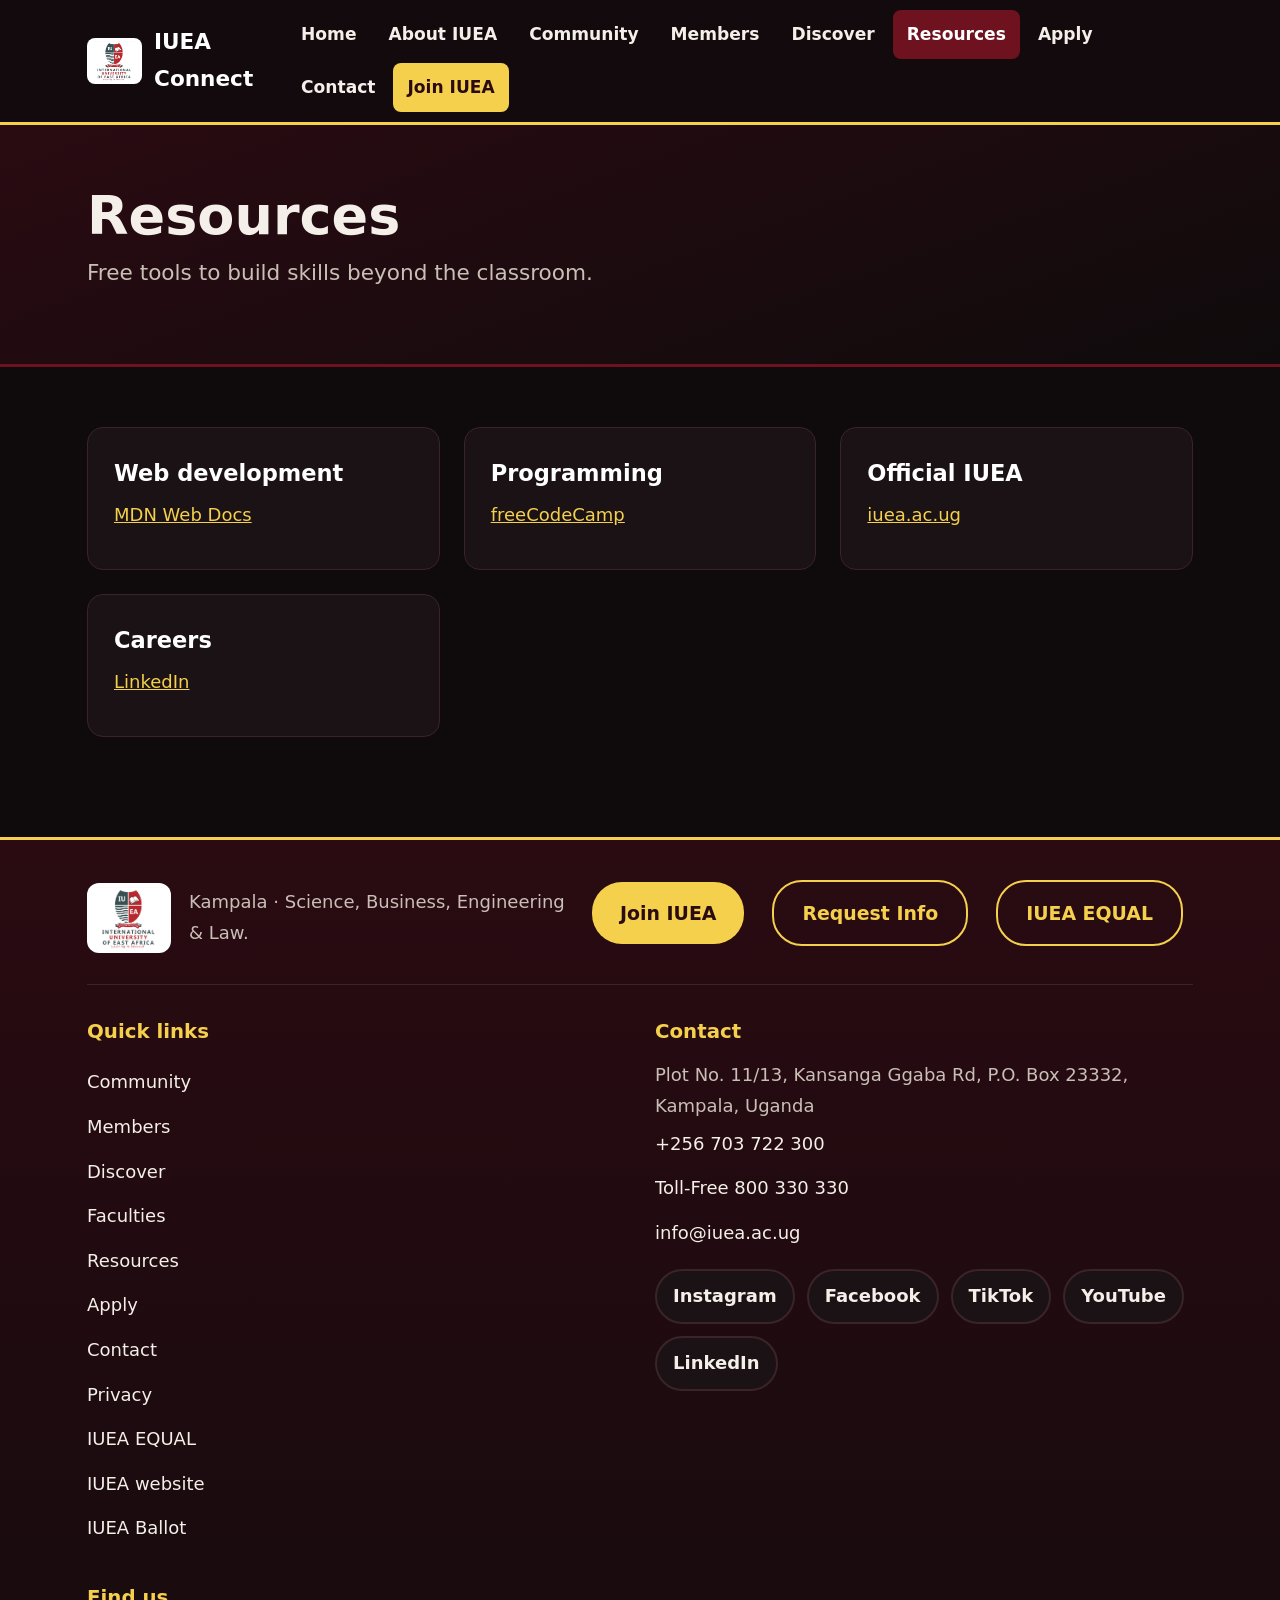
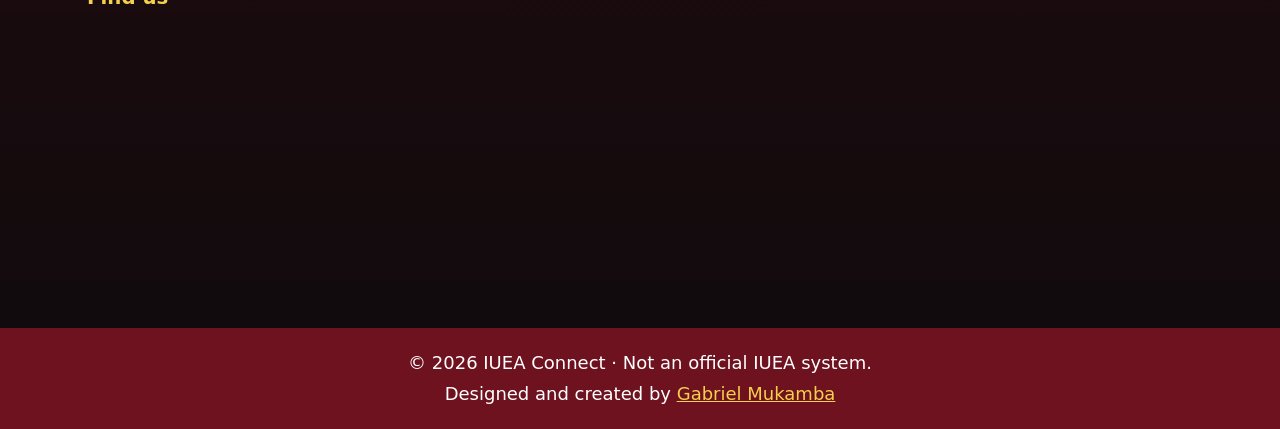
<file: resources.html>
<!DOCTYPE html><html lang="en"><head><meta charset="UTF-8"><meta name="viewport" content="width=device-width,initial-scale=1">
<title>Free Learning Resources for IUEA Students | IUEA Connect</title>
<meta name="description" content="Free tools and links for IUEA students: web development, programming, careers and the official IUEA website.">
<link rel="canonical" href="https://gabrielmukamba.github.io/iuea-connect/resources.html"><link rel="icon" href="images/iuea-logo.png"><meta name="theme-color" content="#6e1220">
<meta property="og:type" content="website"><meta property="og:site_name" content="IUEA Connect"><meta property="og:title" content="Free Learning Resources for IUEA Students | IUEA Connect">
<meta property="og:description" content="Free tools to build skills beyond the classroom."><meta property="og:url" content="https://gabrielmukamba.github.io/iuea-connect/resources.html">
<meta property="og:image" content="https://gabrielmukamba.github.io/iuea-connect/images/iuea-logo.png"><meta property="og:image:alt" content="IUEA logo"><meta name="twitter:card" content="summary">
<link rel="stylesheet" href="style.css"></head><body>
<section class="page-hero"><div class="wrap"><h1>Resources</h1><p class="lead">Free tools to build skills beyond the classroom.</p></div></section>
<section><div class="wrap"><div class="grid">
<div class="card"><h3>Web development</h3><p><a href="https://developer.mozilla.org" target="_blank" rel="noopener">MDN Web Docs</a></p></div>
<div class="card"><h3>Programming</h3><p><a href="https://www.freecodecamp.org" target="_blank" rel="noopener">freeCodeCamp</a></p></div>
<div class="card"><h3>Official IUEA</h3><p><a href="https://iuea.ac.ug/" target="_blank" rel="noopener">iuea.ac.ug</a></p></div>
<div class="card"><h3>Careers</h3><p><a href="https://www.linkedin.com" target="_blank" rel="noopener">LinkedIn</a></p></div></div></div></section>
<script src="app.js"></script></body></html>
</file>
<file: style.css>
:root{--maroon:#6e1220;--red:#8f1b2d;--gold:#f5d04c;--ink:#f4efe9;--mute:#c9bfb6;--bg:#0f0b0c;--card:#1a1214;--line:#3a2428}
*{box-sizing:border-box;margin:0;padding:0}
html{font-size:112.5%;-webkit-text-size-adjust:100%}
body{font-family:"Segoe UI",system-ui,-apple-system,Roboto,sans-serif;color:var(--ink);background:var(--bg);line-height:1.7}
a{color:var(--gold)}img{max-width:100%}
.wrap{max-width:1150px;margin:auto;padding:0 22px}

.site-header{background:#120a0c;position:sticky;top:0;z-index:20;border-bottom:3px solid var(--gold)}
.navbar{display:flex;align-items:center;justify-content:space-between;max-width:1150px;margin:auto;padding:10px 22px}
.brand{display:flex;align-items:center;gap:12px;color:#fff;font-weight:800;font-size:1.2rem;text-decoration:none}
.brand img{height:46px;background:#fff;border-radius:8px;padding:3px}
.links{display:flex;gap:4px;list-style:none;flex-wrap:wrap}
.links a{display:block;color:var(--ink);text-decoration:none;padding:10px 14px;border-radius:8px;font-size:.95rem;font-weight:600}
.links a:hover{background:#ffffff1a}
.links a.active{background:var(--maroon);color:#fff}
.links a.join{background:var(--gold);color:#2a0b12}
.menu-btn{display:none;background:var(--gold);border:0;color:#2a0b12;font-weight:700;font-size:1rem;padding:10px 18px;border-radius:8px;cursor:pointer}

.hero{padding:110px 0 100px;background:radial-gradient(circle at 80% 15%,#8f1b2dcc,transparent 50%),radial-gradient(circle at 10% 95%,#f5d04c22,transparent 45%),linear-gradient(160deg,#2a0b12,#0f0b0c 70%)}
.hero h1{font-size:clamp(2.4rem,7vw,4.4rem);line-height:1.1;font-weight:800;max-width:800px}
.hero p{max-width:640px;margin:22px 0 32px;font-size:clamp(1.1rem,2.5vw,1.3rem);color:var(--mute)}
.page-hero{background:linear-gradient(160deg,#2a0b12,#0f0b0c);padding:60px 0;border-bottom:3px solid var(--maroon)}
.page-hero h1{font-size:clamp(2rem,6vw,3rem);line-height:1.15}
.page-hero p{color:var(--mute);font-size:1.2rem;margin-top:8px}

.btn{display:inline-block;background:var(--red);color:#fff;padding:15px 28px;min-height:50px;border-radius:30px;text-decoration:none;border:0;font-size:1.05rem;font-weight:700;cursor:pointer;margin:0 10px 10px 0;transition:transform .15s}
.btn:hover{transform:translateY(-2px)}
.btn.alt{background:var(--gold);color:#2a0b12}
.btn.ghost{background:transparent;border:2px solid var(--gold);color:var(--gold)}

section{padding:60px 0}
h2{margin-bottom:18px;color:var(--gold);font-size:clamp(1.6rem,4vw,2.2rem);line-height:1.25}
h3{font-size:1.25rem;color:#fff}
p{margin-bottom:12px;max-width:70ch;color:var(--mute)}
.grid{display:grid;grid-template-columns:repeat(auto-fit,minmax(260px,1fr));gap:24px}
.card{background:var(--card);border:1px solid var(--line);border-radius:16px;padding:26px}
.card h3{margin-bottom:8px}
.card.top{border-top:4px solid var(--gold);transition:transform .2s}
.card.top:hover{transform:translateY(-4px)}
.steps{counter-reset:s;list-style:none}
.steps li{counter-increment:s;padding:14px 0 14px 54px;position:relative;color:var(--mute)}
.steps li::before{content:counter(s);position:absolute;left:0;top:12px;width:36px;height:36px;border-radius:50%;background:var(--gold);color:#2a0b12;font-weight:800;display:grid;place-items:center}

form.card{display:grid;gap:14px}
input,select,textarea{width:100%;padding:14px;border:2px solid var(--line);border-radius:12px;font:inherit;font-size:1rem;background:#0f0b0c;color:var(--ink)}
input:focus,select:focus,textarea:focus{border-color:var(--gold);outline:none}
.tag{display:inline-block;background:#3a2428;color:var(--gold);border-radius:20px;padding:3px 12px;font-size:.85rem;font-weight:600;margin:0 6px 8px 0}

.founder{display:grid;grid-template-columns:320px 1fr;gap:36px;align-items:start}
.founder img{width:100%;border-radius:18px;border:4px solid var(--gold);background:var(--line);min-height:300px;object-fit:cover}
.contact-methods .row{display:flex;gap:18px;padding:14px 0;border-bottom:1px solid var(--line);flex-wrap:wrap}
.label{width:120px;font-weight:700;color:#fff}
.social-container{display:flex;gap:12px;flex-wrap:wrap}
.social-container a{border:2px solid var(--line);background:var(--card);padding:12px 20px;min-height:48px;border-radius:30px;text-decoration:none;font-weight:600}
.social-container a:hover{border-color:var(--gold)}

.social-pills{display:flex;gap:12px;flex-wrap:wrap;margin-top:6px}
.social-pills a{border:2px solid var(--line);background:var(--card);color:var(--ink);padding:12px 20px;min-height:48px;border-radius:30px;text-decoration:none;font-weight:600}
.social-pills a:hover{border-color:var(--gold);color:var(--gold)}
.map{width:100%;height:380px;border:0;border-radius:16px}

.site-footer{background:linear-gradient(180deg,#2a0b12,#0f0b0c);margin-top:40px;border-top:3px solid var(--gold);padding-top:40px}
.foot-cta{display:flex;align-items:center;gap:18px;flex-wrap:wrap;padding-bottom:28px;border-bottom:1px solid var(--line)}
.foot-cta img{height:70px;background:#fff;border-radius:12px;padding:4px}
.foot-cta p{margin:0;flex:1;min-width:200px}
.foot-grid{display:grid;grid-template-columns:1fr 1fr;gap:30px;padding:30px 0}
.site-footer h4{color:var(--gold);margin-bottom:12px;font-size:1.1rem}
.site-footer li{list-style:none}
.site-footer li a,.site-footer address a{display:block;padding:7px 0;color:var(--ink);text-decoration:none}
.site-footer address{font-style:normal;color:var(--mute)}
.site-footer iframe{width:100%;height:260px;border:0;border-radius:16px;margin:8px 0 24px}
.site-footer .social-pills a{display:inline-block;padding:10px 16px;min-height:44px}
.copy{background:var(--maroon);text-align:center;padding:20px;margin:0;max-width:none;color:#fff}

@media(max-width:900px){
.menu-btn{display:block}.navbar{flex-wrap:wrap}
.links{display:none;width:100%;flex-direction:column;padding:10px 0}.links.open{display:flex}
.links a{padding:15px 16px;font-size:1.1rem}
.hero{padding:70px 0 60px}section{padding:42px 0}
.founder{grid-template-columns:1fr}.founder img{max-width:340px;margin:auto}
.label{width:100%}.btn{width:100%;text-align:center;margin-right:0}
.foot-grid{grid-template-columns:1fr}}
@media(prefers-reduced-motion:reduce){*{transition:none!important}}
:focus-visible{outline:3px solid var(--gold);outline-offset:2px}
</file>
<file: more.css>
.av{width:34px;height:34px;border-radius:50%;object-fit:cover;background:var(--maroon);color:var(--gold);display:inline-grid;place-items:center;font-weight:800;flex-shrink:0;border:2px solid var(--gold);overflow:hidden}
.av.sm{width:26px;height:26px;font-size:.8rem;border-width:1px}
.av.lg{width:48px;height:48px;font-size:1.2rem}
.av.xl{width:72px;height:72px;font-size:1.8rem}
.msg .mh{display:flex;align-items:center;gap:8px;margin-bottom:3px}
.msg .mh b{display:inline;margin:0}
.comment{display:flex;gap:8px;align-items:flex-start}
.userbar{display:grid;justify-content:stretch;align-items:start;gap:14px}
.userbar .who{display:flex;align-items:center;gap:14px}
.userbar .who b{font-size:1.2rem;color:#fff}
.userbar .who small{color:var(--gold)}
.ubtns{display:flex;gap:10px;flex-wrap:wrap}
.ubtns .btn{margin:0;width:auto}
.photorow{display:flex;align-items:center;gap:14px;flex-wrap:wrap}
.mgrid{display:grid;grid-template-columns:repeat(auto-fill,minmax(210px,1fr));gap:18px;margin-top:16px}
.mcard{background:var(--card);border:1px solid var(--line);border-radius:16px;padding:20px;text-align:center;display:flex;flex-direction:column;align-items:center;gap:6px}
.mcard b{color:#fff;font-size:1.05rem}
.mcard p{margin:4px 0 0;font-size:.9rem}
.mcard small{color:var(--gold)}
#memSearch{max-width:480px}
.ficon{display:grid;place-items:center;width:68px;height:68px;background:var(--maroon);border-radius:16px;margin-bottom:12px;border:1px solid #ffffff22}
.ficon svg{width:38px;height:38px;fill:none;stroke:#fff;stroke-width:2.4;stroke-linecap:round;stroke-linejoin:round}
.intakes{display:flex;gap:10px;flex-wrap:wrap;margin-top:6px}
.intakes span{background:var(--gold);color:#2a0b12;font-weight:800;border-radius:30px;padding:6px 16px}
</file>
<file: extra.css>
[hidden]{display:none!important}
.btn.sm{padding:10px 18px;min-height:44px;font-size:.95rem;margin:0;width:auto}
.status{margin-top:12px;color:var(--gold)}
.note{border:1px solid var(--gold);border-radius:12px;padding:16px;color:var(--mute);margin-top:20px}.note p{margin:0}
.stats{display:flex;gap:40px;flex-wrap:wrap;margin-top:30px}.stats b{display:block;font-size:2.4rem;color:var(--gold)}
.members{display:inline-flex;align-items:center;gap:8px;background:var(--card);border:1px solid var(--line);border-radius:30px;padding:8px 18px;font-weight:700;color:#fff;margin-right:10px}
.members b{color:var(--gold);font-size:1.25rem}
.tabs{display:flex;gap:8px;margin-bottom:14px;flex-wrap:wrap}
.tabs .btn{margin:0;width:auto;padding:10px 20px;min-height:44px}
.authform{display:grid;gap:14px}
.userbar{display:flex;justify-content:space-between;align-items:center;gap:10px;flex-wrap:wrap;background:var(--card);border:1px solid var(--line);border-radius:14px;padding:12px 16px}
.userbar .btn{margin:0;width:auto;min-height:40px;padding:8px 18px}
.row2{display:grid;grid-template-columns:1fr 1fr;gap:10px}
.filebtn{display:inline-block;border:2px solid var(--gold);color:var(--gold);border-radius:30px;padding:10px 18px;cursor:pointer;font-weight:600;justify-self:start}

.post{padding:20px;margin-bottom:18px}
.post .head{display:flex;gap:12px;align-items:center;margin-bottom:10px}
.avatar{width:44px;height:44px;border-radius:50%;background:var(--maroon);color:var(--gold);display:grid;place-items:center;font-weight:800;flex-shrink:0}
.post .meta{line-height:1.3}.post .meta small{color:var(--mute)}
.ptext{white-space:pre-wrap;overflow-wrap:anywhere;color:var(--ink)}
.post img.photo{width:100%;max-height:440px;object-fit:cover;border-radius:12px;margin:8px 0}
.actions{display:flex;gap:6px;flex-wrap:wrap;border-top:1px solid var(--line);margin-top:10px;padding-top:8px}
.actions button{background:none;border:0;color:var(--ink);font:inherit;font-weight:600;cursor:pointer;padding:8px 12px;border-radius:8px;min-height:44px}
.actions button.on{color:var(--gold)}.actions button:hover{background:#ffffff12}
.comments{margin-top:10px}
.comment{background:#120a0c;border-radius:12px;padding:8px 12px;margin-bottom:6px;overflow-wrap:anywhere}
.comment b{color:var(--gold);font-size:.85rem}
.cform{display:flex;gap:8px;margin-top:8px}.cform input{flex:1;min-width:0}

.chat{display:flex;flex-direction:column;height:min(75vh,680px);background:var(--card);border:1px solid var(--line);border-radius:16px;overflow:hidden}
.chat-head{padding:14px 18px;background:var(--maroon);display:flex;justify-content:space-between;align-items:center;color:#fff;font-weight:700}
.chat-head span{color:var(--gold);font-size:.9rem}
.chat-body{position:relative;flex:1;min-height:0;display:flex}
#chatBox{flex:1;overflow-y:auto;padding:16px;display:flex;flex-direction:column;gap:10px;background:#120a0c}
.gate{position:absolute;inset:0;background:#120a0cf2;display:grid;place-items:center;text-align:center;padding:20px;color:var(--mute)}
.msg{max-width:82%;padding:8px 12px;border-radius:14px;background:#2a1a1d;align-self:flex-start;overflow-wrap:anywhere;white-space:pre-wrap}
.msg.me{align-self:flex-end;background:var(--red)}
.msg b{display:block;color:var(--gold);font-size:.8rem}
.msg small{display:block;text-align:right;opacity:.7;font-size:.7rem}
.msg .media{max-width:100%;max-height:300px;border-radius:10px;display:block;margin-top:4px}
.sticker{font-size:3rem;line-height:1.1}
.filecard{display:block;background:#0f0b0c66;border-radius:10px;padding:10px;color:var(--ink);text-decoration:none;margin-top:4px}
.filecard em{display:block;font-size:.75rem;color:var(--gold);font-style:normal}
.sheet{display:grid;grid-template-columns:repeat(4,1fr);gap:8px;padding:12px;background:#1d1417;border-top:1px solid var(--line)}
.sheet button{background:var(--card);border:1px solid var(--line);color:var(--ink);border-radius:14px;padding:12px 4px;font:inherit;font-size:.8rem;cursor:pointer;display:flex;flex-direction:column;align-items:center;gap:4px}
.sheet button span{font-size:1.5rem}
.panel{padding:10px;background:#1d1417;border-top:1px solid var(--line)}
.ptabs{display:flex;gap:6px;margin-bottom:8px}
.ptabs button{background:none;border:0;color:var(--mute);font:inherit;font-weight:700;padding:6px 14px;border-radius:20px;cursor:pointer}
.ptabs button.on{background:var(--maroon);color:#fff}
.emojigrid{display:grid;grid-template-columns:repeat(8,1fr);gap:2px;max-height:170px;overflow-y:auto}
.emojigrid button{background:none;border:0;font-size:1.5rem;cursor:pointer;padding:4px;min-height:40px}
.stickergrid{display:grid;grid-template-columns:repeat(4,1fr);gap:6px;max-height:190px;overflow-y:auto}
.stickergrid button{background:var(--card);border:1px solid var(--line);border-radius:12px;font-size:2.4rem;cursor:pointer;min-height:64px}
.chat-form{display:flex;align-items:center;gap:6px;padding:10px;background:var(--card);border-top:1px solid var(--line)}
.chat-form #chatText{flex:1;min-width:0;border-radius:24px}
.chat-form .ic{background:none;border:0;font-size:1.4rem;cursor:pointer;min-width:40px;min-height:44px;color:var(--ink)}
.chat-form .send{background:var(--gold);color:#2a0b12;border:0;border-radius:50%;width:46px;height:46px;font-size:1.2rem;cursor:pointer;flex-shrink:0}

.duo{display:flex;overflow-x:auto;scroll-snap-type:x mandatory;border:4px solid var(--gold);border-radius:18px;scrollbar-width:none}
.duo::-webkit-scrollbar{display:none}
.founder .duo img{flex:0 0 100%;width:100%;min-height:300px;object-fit:cover;scroll-snap-align:center;border:0;border-radius:0}
.duo-hint{text-align:center;font-size:.85rem;color:var(--mute);margin-top:6px}
@media(max-width:600px){.row2{grid-template-columns:1fr}.sheet{grid-template-columns:repeat(3,1fr)}}
</file>
<file: home.css>
.sec-head{max-width:760px;margin-bottom:28px}
.sec-head p{font-size:1.1rem}
.feature-grid{display:grid;grid-template-columns:repeat(auto-fit,minmax(290px,1fr));gap:22px}
a.feature{display:block;text-decoration:none;color:inherit;background:var(--card);border:1px solid var(--line);border-top:4px solid var(--gold);border-radius:18px;padding:24px;transition:transform .2s,box-shadow .2s,border-color .2s}
a.feature:hover{transform:translateY(-5px);box-shadow:0 12px 28px #0008;border-color:var(--gold)}
a.feature.hot{background:linear-gradient(160deg,#3a0f1a,var(--card))}
a.feature .ico{font-size:2.1rem;display:block;margin-bottom:8px}
a.feature h3{margin-bottom:6px}
a.feature p{margin:0 0 12px}
a.feature .go{color:var(--gold);font-weight:700}
.badge{display:inline-block;background:var(--gold);color:#2a0b12;border-radius:20px;padding:2px 10px;font-size:.75rem;font-weight:800;margin-bottom:8px}
.letter p{color:var(--ink);font-size:1.05rem;max-width:62ch}
.letter .big{font-size:1.25rem;font-style:italic;border-left:5px solid var(--gold);padding-left:18px;color:#fff}
.letter .sign{color:var(--gold);font-weight:700;margin-top:18px;margin-bottom:0}
.letter .sign small{display:block;color:var(--mute);font-weight:400}
.cta{text-align:center;background:linear-gradient(135deg,#2a0b12,#6e1220);border:1px solid var(--line);border-radius:24px;padding:46px 22px}
.cta h2{color:#fff}
.cta p{margin:0 auto 18px}
</file>
<file: discover.css>
[hidden]{display:none!important}
.dtabs{display:flex;gap:10px;flex-wrap:wrap;margin-bottom:22px}
.dtabs .btn{margin:0;width:auto;padding:12px 24px}
.cats{display:flex;gap:8px;flex-wrap:wrap;margin-bottom:20px}
.cats button{background:var(--card);border:2px solid var(--line);color:var(--ink);border-radius:30px;padding:8px 16px;min-height:44px;font:inherit;font-weight:600;cursor:pointer}
.cats button.on{background:var(--maroon);border-color:var(--gold);color:#fff}
.card h3 a{color:#fff;text-decoration:none}.card h3 a:hover{color:var(--gold)}
.cse-wrap{background:#fff;border-radius:16px;padding:14px;min-height:120px}
.status{margin-top:12px;color:var(--gold)}
.credit{font-size:.85rem;color:var(--mute);margin-top:14px}
.ai{display:flex;flex-direction:column;height:min(68vh,600px);background:var(--card);border:1px solid var(--line);border-radius:16px;overflow:hidden}
.aibox{flex:1;overflow-y:auto;padding:16px;display:flex;flex-direction:column;gap:10px;background:#120a0c}
.amsg{max-width:88%;padding:10px 14px;border-radius:14px;overflow-wrap:anywhere}
.amsg.bot{background:#2a1a1d;align-self:flex-start}
.amsg.user{background:var(--red);align-self:flex-end}
.aiform{display:flex;gap:8px;padding:10px;border-top:1px solid var(--line)}
.aiform input{flex:1;min-width:0;border-radius:24px}
.aiform .btn{margin:0;width:auto}
.chips{display:flex;gap:8px;flex-wrap:wrap;margin-top:14px}
.chips button{background:none;border:2px solid var(--line);color:var(--ink);border-radius:30px;padding:8px 14px;font:inherit;cursor:pointer;min-height:44px}
.chips button:hover{border-color:var(--gold)}
</file>
